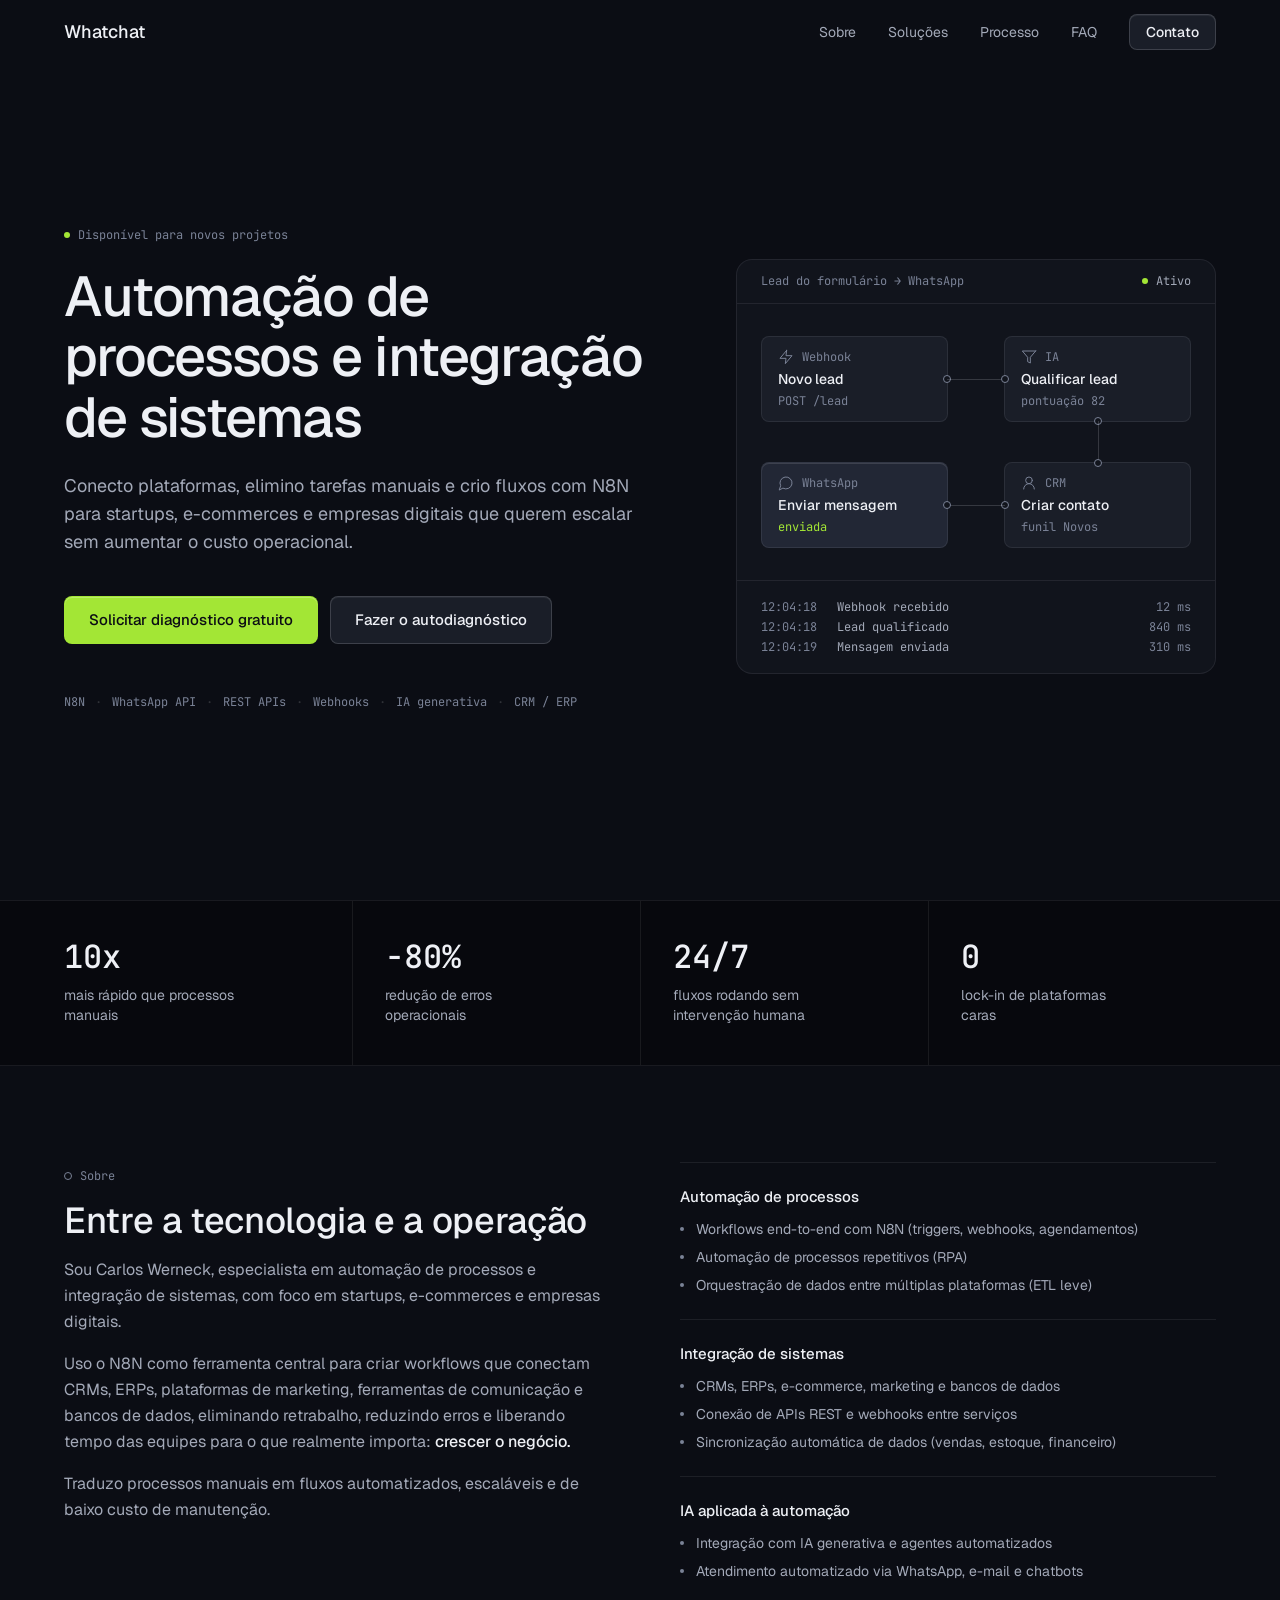
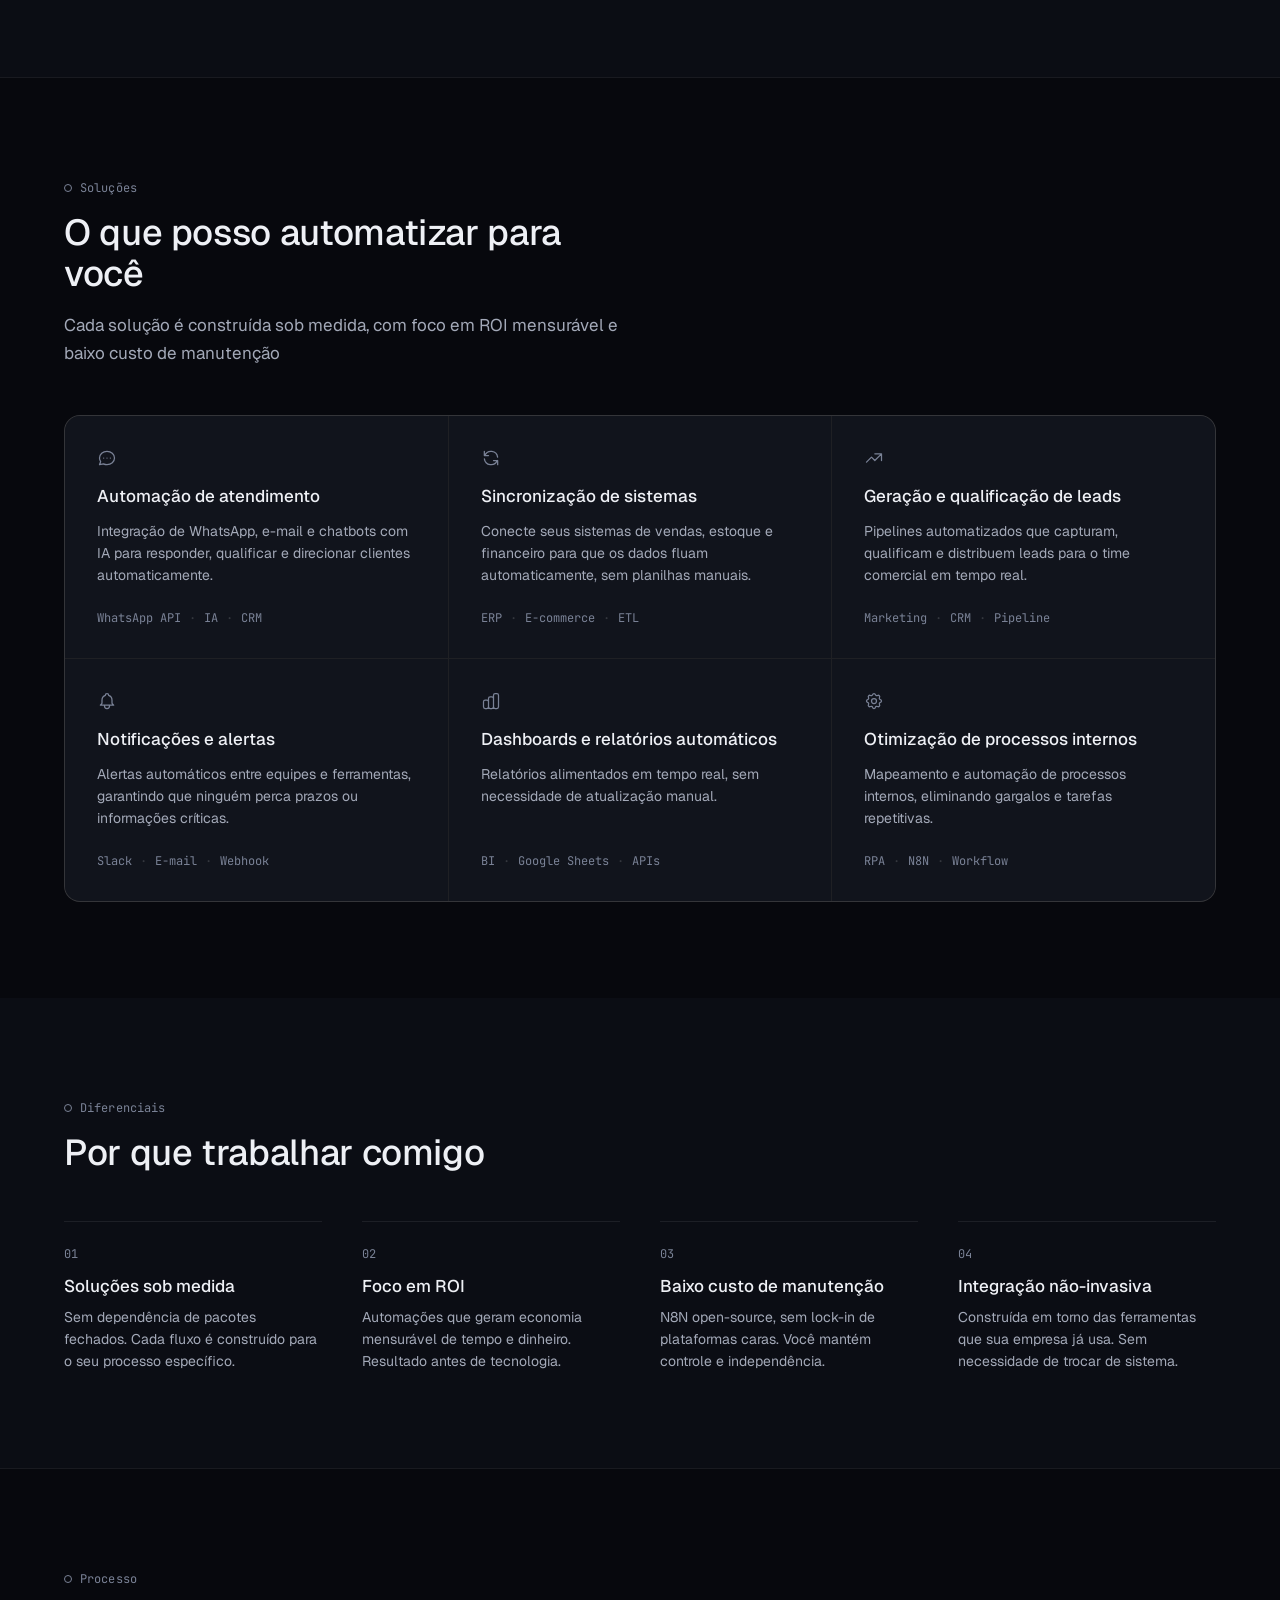
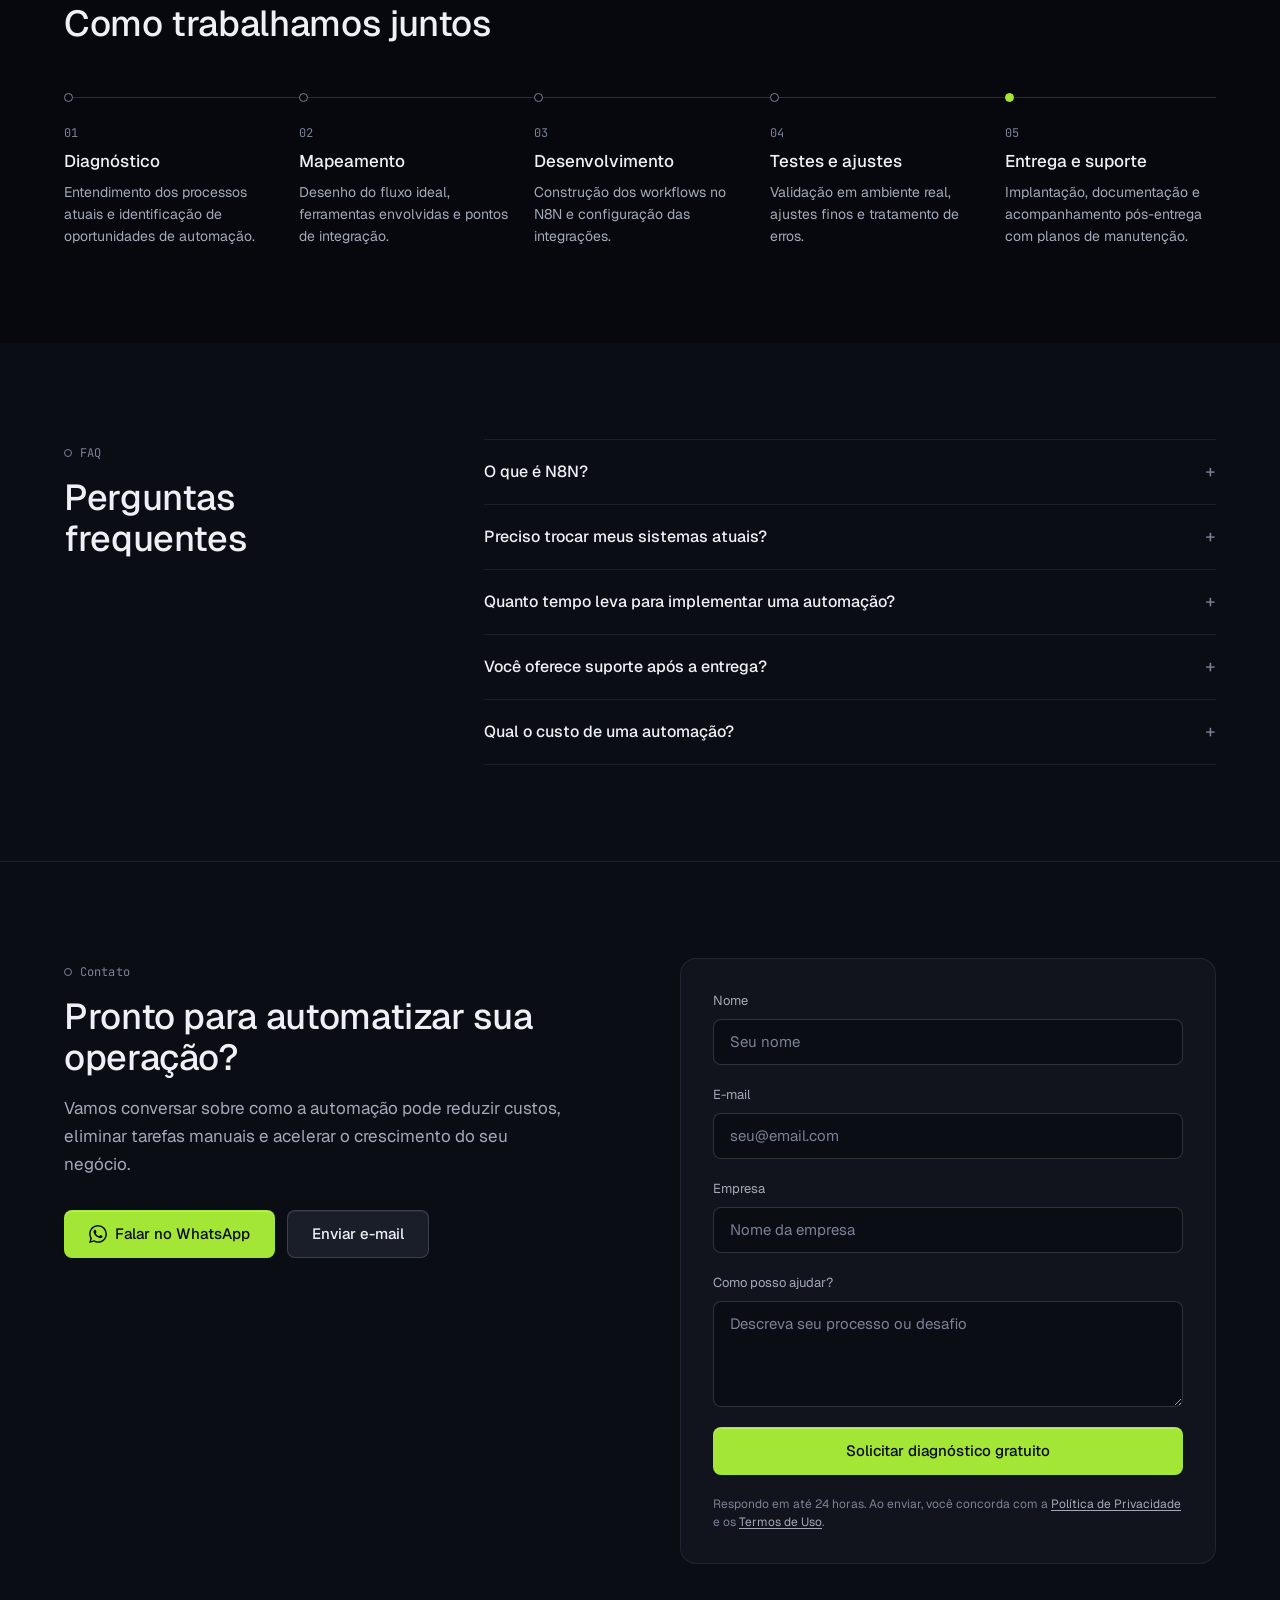
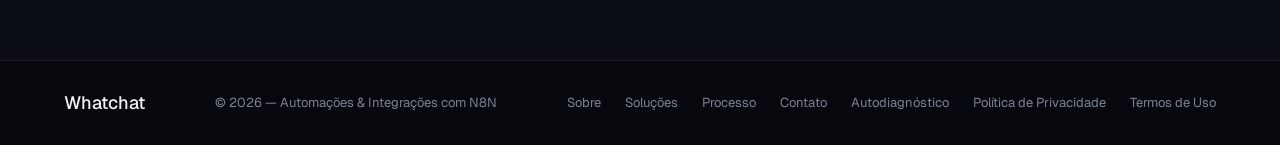
<file: index.html>
﻿<!DOCTYPE html>
<html lang="pt-BR">
<head>
  <meta charset="UTF-8" />
  <meta name="viewport" content="width=device-width, initial-scale=1.0" />
  <title>Whatchat — Automação de Processos & Integrações com N8N</title>
  <meta name="description" content="Conecto plataformas, elimino tarefas manuais e crio fluxos inteligentes com N8N para empresas que querem escalar sem aumentar custos operacionais." />

  <!-- Open Graph / WhatsApp / LinkedIn -->
  <meta property="og:type" content="website" />
  <meta property="og:url" content="https://whatchat.com.br/" />
  <meta property="og:title" content="Whatchat — Automação de Processos & Integrações com N8N" />
  <meta property="og:description" content="Conecto plataformas, elimino tarefas manuais e crio fluxos inteligentes com N8N para empresas que querem escalar sem aumentar custos operacionais." />
  <meta property="og:image" content="https://whatchat.com.br/imagens/post1.png" />
  <meta property="og:image:width" content="1080" />
  <meta property="og:image:height" content="1350" />
  <meta property="og:locale" content="pt_BR" />

  <!-- Twitter / X -->
  <meta name="twitter:card" content="summary_large_image" />
  <meta name="twitter:url" content="https://whatchat.com.br/" />
  <meta name="twitter:title" content="Whatchat — Automação de Processos & Integrações com N8N" />
  <meta name="twitter:description" content="Conecto plataformas, elimino tarefas manuais e crio fluxos inteligentes com N8N para empresas que querem escalar sem aumentar custos operacionais." />
  <meta name="twitter:image" content="https://whatchat.com.br/imagens/post1.png" />

  <link rel="stylesheet" href="style.css" />
  <link rel="preconnect" href="https://fonts.googleapis.com" />
  <link rel="preconnect" href="https://fonts.gstatic.com" crossorigin />
  <link href="https://fonts.googleapis.com/css2?family=Geist:wght@400;500&family=JetBrains+Mono:wght@400;500&display=swap" rel="stylesheet" />
</head>
<body>

  <!-- NAV -->
  <nav class="nav">
    <div class="nav__inner">
      <a href="#" class="nav__logo">Whatchat</a>
      <ul class="nav__links">
        <li><a href="#sobre">Sobre</a></li>
        <li><a href="#solucoes">Soluções</a></li>
        <li><a href="#processo">Processo</a></li>
        <li><a href="#faq">FAQ</a></li>
        <li><a href="#contato" class="btn btn--ghost btn--sm">Contato</a></li>
      </ul>
      <button class="nav__hamburger" id="menuButton" aria-label="Menu" aria-expanded="false" aria-controls="mobileMenu" onclick="toggleMenu()">
        <span></span><span></span><span></span>
      </button>
    </div>
    <div class="nav__mobile" id="mobileMenu">
      <a href="#sobre" onclick="toggleMenu()">Sobre</a>
      <a href="#solucoes" onclick="toggleMenu()">Soluções</a>
      <a href="#processo" onclick="toggleMenu()">Processo</a>
      <a href="#faq" onclick="toggleMenu()">FAQ</a>
      <a href="#contato" onclick="toggleMenu()">Contato</a>
    </div>
  </nav>

  <!-- HERO -->
  <section class="hero" id="home">
    <div class="container hero__inner">
      <div class="hero__text">
        <p class="hero__status">Disponível para novos projetos</p>
        <h1 class="hero__title">Automação de processos e integração de sistemas</h1>
        <p class="hero__sub">
          Conecto plataformas, elimino tarefas manuais e crio fluxos com N8N para startups,
          e-commerces e empresas digitais que querem escalar sem aumentar o custo operacional.
        </p>
        <div class="hero__ctas">
          <a href="#contato" class="btn btn--primary btn--lg">Solicitar diagnóstico gratuito</a>
          <a href="/diagnostico.html" class="btn btn--ghost btn--lg">Fazer o autodiagnóstico</a>
        </div>
        <p class="hero__tools">
          <span>N8N</span><span>WhatsApp API</span><span>REST APIs</span><span>Webhooks</span><span>IA generativa</span><span>CRM / ERP</span>
        </p>
      </div>

      <!-- Prévia de um workflow N8N -->
      <div class="flow" role="img" aria-label="Exemplo de workflow: um lead do formulário é recebido, qualificado, salvo no CRM e respondido no WhatsApp">
        <div class="flow__bar">
          <span>Lead do formulário → WhatsApp</span>
          <span class="flow__state">Ativo</span>
        </div>
        <div class="flow__canvas">
          <div class="node">
            <span class="node__kind">
              <svg viewBox="0 0 24 24"><path d="M13 2 3 14h9l-1 8 10-12h-9l1-8z"/></svg>
              Webhook
            </span>
            <span class="node__title">Novo lead</span>
            <span class="node__meta">POST /lead</span>
            <i class="port port--t"></i><i class="port port--r"></i><i class="port port--b"></i><i class="port port--l"></i>
          </div>
          <div class="node">
            <span class="node__kind">
              <svg viewBox="0 0 24 24"><path d="M22 3H2l8 9.46V19l4 2v-8.54L22 3z"/></svg>
              IA
            </span>
            <span class="node__title">Qualificar lead</span>
            <span class="node__meta">pontuação 82</span>
            <i class="port port--t"></i><i class="port port--r"></i><i class="port port--b"></i><i class="port port--l"></i>
          </div>
          <div class="node">
            <span class="node__kind">
              <svg viewBox="0 0 24 24"><circle cx="12" cy="8" r="5"/><path d="M20 21a8 8 0 0 0-16 0"/></svg>
              CRM
            </span>
            <span class="node__title">Criar contato</span>
            <span class="node__meta">funil Novos</span>
            <i class="port port--t"></i><i class="port port--r"></i><i class="port port--b"></i><i class="port port--l"></i>
          </div>
          <div class="node is-active">
            <span class="node__kind">
              <svg viewBox="0 0 24 24"><path d="M7.9 20A9 9 0 1 0 4 16.1L2 22Z"/></svg>
              WhatsApp
            </span>
            <span class="node__title">Enviar mensagem</span>
            <span class="node__meta">enviada</span>
            <i class="port port--t"></i><i class="port port--r"></i><i class="port port--b"></i><i class="port port--l"></i>
          </div>
        </div>
        <div class="flow__log">
          <div><span>12:04:18</span><span>Webhook recebido</span><span>12 ms</span></div>
          <div><span>12:04:18</span><span>Lead qualificado</span><span>840 ms</span></div>
          <div><span>12:04:19</span><span>Mensagem enviada</span><span>310 ms</span></div>
        </div>
      </div>
    </div>
  </section>

  <!-- STATS -->
  <section class="stats">
    <div class="container stats__grid">
      <div class="stat">
        <span class="stat__num">10x</span>
        <span class="stat__label">mais rápido que processos manuais</span>
      </div>
      <div class="stat">
        <span class="stat__num">-80%</span>
        <span class="stat__label">redução de erros operacionais</span>
      </div>
      <div class="stat">
        <span class="stat__num">24/7</span>
        <span class="stat__label">fluxos rodando sem intervenção humana</span>
      </div>
      <div class="stat">
        <span class="stat__num">0</span>
        <span class="stat__label">lock-in de plataformas caras</span>
      </div>
    </div>
  </section>

  <!-- SOBRE -->
  <section class="about section" id="sobre">
    <div class="container about__inner">
      <div class="about__text">
        <div class="section-label">Sobre</div>
        <h2 class="section-title">Entre a tecnologia e a operação</h2>
        <p>
          Sou Carlos Werneck, especialista em automação de processos e integração de sistemas,
          com foco em startups, e-commerces e empresas digitais.
        </p>
        <p>
          Uso o N8N como ferramenta central para criar workflows que conectam
          CRMs, ERPs, plataformas de marketing, ferramentas de comunicação e bancos de dados,
          eliminando retrabalho, reduzindo erros e liberando tempo das equipes para o que realmente
          importa: <strong>crescer o negócio.</strong>
        </p>
        <p>
          Traduzo processos manuais em fluxos automatizados, escaláveis e de baixo custo de manutenção.
        </p>
      </div>
      <div class="about__skills">
        <div class="skill-group">
          <h3>Automação de processos</h3>
          <ul>
            <li>Workflows end-to-end com N8N (triggers, webhooks, agendamentos)</li>
            <li>Automação de processos repetitivos (RPA)</li>
            <li>Orquestração de dados entre múltiplas plataformas (ETL leve)</li>
          </ul>
        </div>
        <div class="skill-group">
          <h3>Integração de sistemas</h3>
          <ul>
            <li>CRMs, ERPs, e-commerce, marketing e bancos de dados</li>
            <li>Conexão de APIs REST e webhooks entre serviços</li>
            <li>Sincronização automática de dados (vendas, estoque, financeiro)</li>
          </ul>
        </div>
        <div class="skill-group">
          <h3>IA aplicada à automação</h3>
          <ul>
            <li>Integração com IA generativa e agentes automatizados</li>
            <li>Atendimento automatizado via WhatsApp, e-mail e chatbots</li>
          </ul>
        </div>
      </div>
    </div>
  </section>

  <!-- SOLUÇÕES -->
  <section class="solutions section" id="solucoes">
    <div class="container">
      <div class="section-label">Soluções</div>
      <h2 class="section-title">O que posso automatizar para você</h2>
      <p class="section-sub">Cada solução é construída sob medida, com foco em ROI mensurável e baixo custo de manutenção</p>
      <div class="solutions__grid">

        <div class="sol-card">
          <svg viewBox="0 0 24 24" fill="none" stroke="currentColor" stroke-width="1.5">
            <path d="M8 12h.01M12 12h.01M16 12h.01M21 12c0 4.418-4.03 8-9 8a9.863 9.863 0 01-4.255-.949L3 20l1.395-3.72C3.512 15.042 3 13.574 3 12c0-4.418 4.03-8 9-8s9 3.582 9 8z"/>
          </svg>
          <h3>Automação de atendimento</h3>
          <p>Integração de WhatsApp, e-mail e chatbots com IA para responder, qualificar e direcionar clientes automaticamente.</p>
          <div class="sol-card__tags">
            <span>WhatsApp API</span><span>IA</span><span>CRM</span>
          </div>
        </div>

        <div class="sol-card">
          <svg viewBox="0 0 24 24" fill="none" stroke="currentColor" stroke-width="1.5">
            <path d="M4 4v5h.582m15.356 2A8.001 8.001 0 004.582 9m0 0H9m11 11v-5h-.581m0 0a8.003 8.003 0 01-15.357-2m15.357 2H15"/>
          </svg>
          <h3>Sincronização de sistemas</h3>
          <p>Conecte seus sistemas de vendas, estoque e financeiro para que os dados fluam automaticamente, sem planilhas manuais.</p>
          <div class="sol-card__tags">
            <span>ERP</span><span>E-commerce</span><span>ETL</span>
          </div>
        </div>

        <div class="sol-card">
          <svg viewBox="0 0 24 24" fill="none" stroke="currentColor" stroke-width="1.5">
            <path d="M13 7h8m0 0v8m0-8l-8 8-4-4-6 6"/>
          </svg>
          <h3>Geração e qualificação de leads</h3>
          <p>Pipelines automatizados que capturam, qualificam e distribuem leads para o time comercial em tempo real.</p>
          <div class="sol-card__tags">
            <span>Marketing</span><span>CRM</span><span>Pipeline</span>
          </div>
        </div>

        <div class="sol-card">
          <svg viewBox="0 0 24 24" fill="none" stroke="currentColor" stroke-width="1.5">
            <path d="M15 17h5l-1.405-1.405A2.032 2.032 0 0118 14.158V11a6.002 6.002 0 00-4-5.659V5a2 2 0 10-4 0v.341C7.67 6.165 6 8.388 6 11v3.159c0 .538-.214 1.055-.595 1.436L4 17h5m6 0v1a3 3 0 11-6 0v-1m6 0H9"/>
          </svg>
          <h3>Notificações e alertas</h3>
          <p>Alertas automáticos entre equipes e ferramentas, garantindo que ninguém perca prazos ou informações críticas.</p>
          <div class="sol-card__tags">
            <span>Slack</span><span>E-mail</span><span>Webhook</span>
          </div>
        </div>

        <div class="sol-card">
          <svg viewBox="0 0 24 24" fill="none" stroke="currentColor" stroke-width="1.5">
            <path d="M9 19v-6a2 2 0 00-2-2H5a2 2 0 00-2 2v6a2 2 0 002 2h2a2 2 0 002-2zm0 0V9a2 2 0 012-2h2a2 2 0 012 2v10m-6 0a2 2 0 002 2h2a2 2 0 002-2m0 0V5a2 2 0 012-2h2a2 2 0 012 2v14a2 2 0 01-2 2h-2a2 2 0 01-2-2z"/>
          </svg>
          <h3>Dashboards e relatórios automáticos</h3>
          <p>Relatórios alimentados em tempo real, sem necessidade de atualização manual.</p>
          <div class="sol-card__tags">
            <span>BI</span><span>Google Sheets</span><span>APIs</span>
          </div>
        </div>

        <div class="sol-card">
          <svg viewBox="0 0 24 24" fill="none" stroke="currentColor" stroke-width="1.5">
            <path d="M10.325 4.317c.426-1.756 2.924-1.756 3.35 0a1.724 1.724 0 002.573 1.066c1.543-.94 3.31.826 2.37 2.37a1.724 1.724 0 001.065 2.572c1.756.426 1.756 2.924 0 3.35a1.724 1.724 0 00-1.066 2.573c.94 1.543-.826 3.31-2.37 2.37a1.724 1.724 0 00-2.572 1.065c-.426 1.756-2.924 1.756-3.35 0a1.724 1.724 0 00-2.573-1.066c-1.543.94-3.31-.826-2.37-2.37a1.724 1.724 0 00-1.065-2.572c-1.756-.426-1.756-2.924 0-3.35a1.724 1.724 0 001.066-2.573c-.94-1.543.826-3.31 2.37-2.37.996.608 2.296.07 2.572-1.065z"/><circle cx="12" cy="12" r="3"/>
          </svg>
          <h3>Otimização de processos internos</h3>
          <p>Mapeamento e automação de processos internos, eliminando gargalos e tarefas repetitivas.</p>
          <div class="sol-card__tags">
            <span>RPA</span><span>N8N</span><span>Workflow</span>
          </div>
        </div>

      </div>
    </div>
  </section>

  <!-- DIFERENCIAIS -->
  <section class="diff section">
    <div class="container">
      <div class="section-label">Diferenciais</div>
      <h2 class="section-title">Por que trabalhar comigo</h2>
      <div class="diff__grid">
        <div class="diff-item">
          <span class="diff-item__num">01</span>
          <h3>Soluções sob medida</h3>
          <p>Sem dependência de pacotes fechados. Cada fluxo é construído para o seu processo específico.</p>
        </div>
        <div class="diff-item">
          <span class="diff-item__num">02</span>
          <h3>Foco em ROI</h3>
          <p>Automações que geram economia mensurável de tempo e dinheiro. Resultado antes de tecnologia.</p>
        </div>
        <div class="diff-item">
          <span class="diff-item__num">03</span>
          <h3>Baixo custo de manutenção</h3>
          <p>N8N open-source, sem lock-in de plataformas caras. Você mantém controle e independência.</p>
        </div>
        <div class="diff-item">
          <span class="diff-item__num">04</span>
          <h3>Integração não-invasiva</h3>
          <p>Construída em torno das ferramentas que sua empresa já usa. Sem necessidade de trocar de sistema.</p>
        </div>
      </div>
    </div>
  </section>

  <!-- PROCESSO -->
  <section class="process section" id="processo">
    <div class="container">
      <div class="section-label">Processo</div>
      <h2 class="section-title">Como trabalhamos juntos</h2>
      <div class="process__steps">

        <div class="step">
          <span class="step__num">01</span>
          <h3>Diagnóstico</h3>
          <p>Entendimento dos processos atuais e identificação de oportunidades de automação.</p>
        </div>

        <div class="step">
          <span class="step__num">02</span>
          <h3>Mapeamento</h3>
          <p>Desenho do fluxo ideal, ferramentas envolvidas e pontos de integração.</p>
        </div>

        <div class="step">
          <span class="step__num">03</span>
          <h3>Desenvolvimento</h3>
          <p>Construção dos workflows no N8N e configuração das integrações.</p>
        </div>

        <div class="step">
          <span class="step__num">04</span>
          <h3>Testes e ajustes</h3>
          <p>Validação em ambiente real, ajustes finos e tratamento de erros.</p>
        </div>

        <div class="step">
          <span class="step__num">05</span>
          <h3>Entrega e suporte</h3>
          <p>Implantação, documentação e acompanhamento pós-entrega com planos de manutenção.</p>
        </div>

      </div>
    </div>
  </section>

  <!-- FAQ -->
  <section class="faq section" id="faq">
    <div class="container faq__inner">
      <div>
        <div class="section-label">FAQ</div>
        <h2 class="section-title">Perguntas frequentes</h2>
      </div>
      <div class="faq__list">

        <details class="faq-item">
          <summary>O que é N8N?</summary>
          <p>É uma ferramenta open-source de automação de fluxos de trabalho, que permite conectar diferentes sistemas e criar processos automatizados sem necessidade de grandes desenvolvimentos de código.</p>
        </details>

        <details class="faq-item">
          <summary>Preciso trocar meus sistemas atuais?</summary>
          <p>Não. A automação é construída em torno das ferramentas que sua empresa já utiliza. A ideia é conectar o que existe, não substituir.</p>
        </details>

        <details class="faq-item">
          <summary>Quanto tempo leva para implementar uma automação?</summary>
          <p>Depende da complexidade, mas a maioria dos projetos vai de poucos dias a algumas semanas. O diagnóstico inicial já dá uma estimativa clara.</p>
        </details>

        <details class="faq-item">
          <summary>Você oferece suporte após a entrega?</summary>
          <p>Sim, com planos de manutenção e ajustes contínuos para garantir que os fluxos continuem funcionando conforme sua operação evolui.</p>
        </details>

        <details class="faq-item">
          <summary>Qual o custo de uma automação?</summary>
          <p>Cada projeto é precificado de acordo com a complexidade e escopo. O diagnóstico gratuito serve justamente para entender o que precisa ser feito antes de qualquer proposta.</p>
        </details>

      </div>
    </div>
  </section>

  <!-- CTA FINAL -->
  <section class="cta-final section" id="contato">
    <div class="container cta-final__inner">
      <div class="cta-final__text">
        <div class="section-label">Contato</div>
        <h2 class="section-title">Pronto para automatizar sua operação?</h2>
        <p>Vamos conversar sobre como a automação pode reduzir custos, eliminar tarefas manuais e acelerar o crescimento do seu negócio.</p>
        <div class="cta-final__btns">
          <a href="https://wa.me/5521995132305" class="btn btn--primary btn--lg" target="_blank" rel="noopener">
            <svg viewBox="0 0 24 24" fill="currentColor" width="18" height="18" aria-hidden="true"><path d="M17.472 14.382c-.297-.149-1.758-.867-2.03-.967-.273-.099-.471-.148-.67.15-.197.297-.767.966-.94 1.164-.173.199-.347.223-.644.075-.297-.15-1.255-.463-2.39-1.475-.883-.788-1.48-1.761-1.653-2.059-.173-.297-.018-.458.13-.606.134-.133.298-.347.446-.52.149-.174.198-.298.298-.497.099-.198.05-.371-.025-.52-.075-.149-.669-1.612-.916-2.207-.242-.579-.487-.5-.669-.51-.173-.008-.371-.01-.57-.01-.198 0-.52.074-.792.372-.272.297-1.04 1.016-1.04 2.479 0 1.462 1.065 2.875 1.213 3.074.149.198 2.096 3.2 5.077 4.487.709.306 1.262.489 1.694.625.712.227 1.36.195 1.871.118.571-.085 1.758-.719 2.006-1.413.248-.694.248-1.289.173-1.413-.074-.124-.272-.198-.57-.347m-5.421 7.403h-.004a9.87 9.87 0 01-5.031-1.378l-.361-.214-3.741.982.998-3.648-.235-.374a9.86 9.86 0 01-1.51-5.26c.001-5.45 4.436-9.884 9.888-9.884 2.64 0 5.122 1.03 6.988 2.898a9.825 9.825 0 012.893 6.994c-.003 5.45-4.437 9.884-9.885 9.884m8.413-18.297A11.815 11.815 0 0012.05 0C5.495 0 .16 5.335.157 11.892c0 2.096.547 4.142 1.588 5.945L.057 24l6.305-1.654a11.882 11.882 0 005.683 1.448h.005c6.554 0 11.89-5.335 11.893-11.893a11.821 11.821 0 00-3.48-8.413z"/></svg>
            Falar no WhatsApp
          </a>
          <a href="mailto:carloswerneck19@gmail.com" class="btn btn--ghost btn--lg">Enviar e-mail</a>
        </div>
      </div>
      <form class="contact-form" onsubmit="handleForm(event)">
        <div class="form-group">
          <label for="name">Nome</label>
          <input type="text" id="name" placeholder="Seu nome" required />
        </div>
        <div class="form-group">
          <label for="email">E-mail</label>
          <input type="email" id="email" placeholder="seu@email.com" required />
        </div>
        <div class="form-group">
          <label for="company">Empresa</label>
          <input type="text" id="company" placeholder="Nome da empresa" />
        </div>
        <div class="form-group">
          <label for="message">Como posso ajudar?</label>
          <textarea id="message" rows="4" placeholder="Descreva seu processo ou desafio"></textarea>
        </div>
        <button type="submit" class="btn btn--primary btn--lg btn--full">Solicitar diagnóstico gratuito</button>
        <p class="form-note">Respondo em até 24 horas. Ao enviar, você concorda com a <a href="/privacidade.html">Política de Privacidade</a> e os <a href="/termos.html">Termos de Uso</a>.</p>
      </form>
    </div>
  </section>

  <!-- FOOTER -->
  <footer class="footer">
    <div class="container footer__inner">
      <a href="#" class="nav__logo">Whatchat</a>
      <p class="footer__copy">© 2026 — Automações & Integrações com N8N</p>
      <div class="footer__links">
        <a href="#sobre">Sobre</a>
        <a href="#solucoes">Soluções</a>
        <a href="#processo">Processo</a>
        <a href="#contato">Contato</a>
        <a href="/diagnostico.html">Autodiagnóstico</a>
        <a href="/privacidade.html">Política de Privacidade</a>
        <a href="/termos.html">Termos de Uso</a>
      </div>
    </div>
  </footer>

  <script src="main.js"></script>
</body>
</html>
</file>
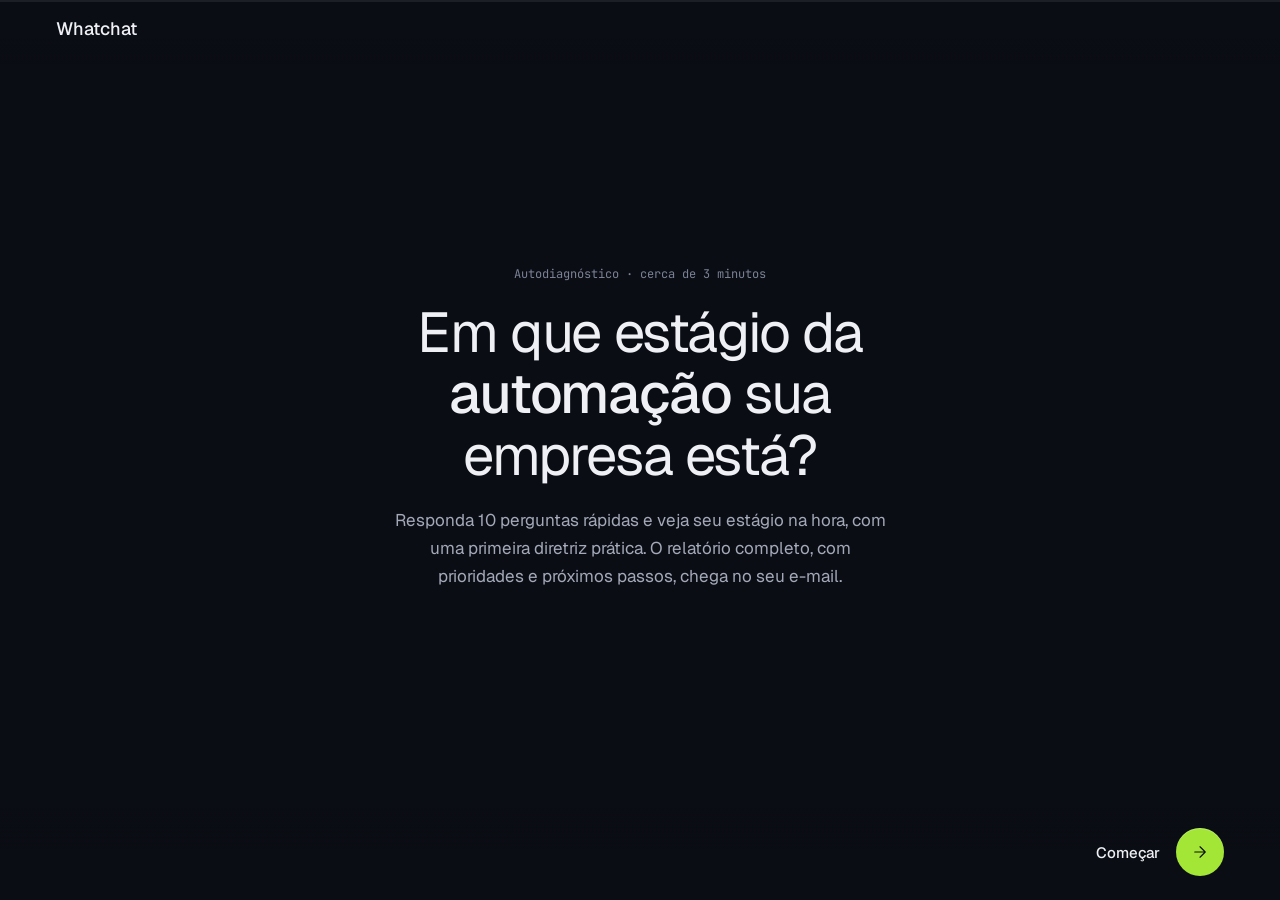
<file: diagnostico.html>
<!DOCTYPE html>
<html lang="pt-BR">
<head>
  <meta charset="UTF-8" />
  <meta name="viewport" content="width=device-width, initial-scale=1.0, viewport-fit=cover" />
  <meta name="theme-color" content="#0b0d14" />
  <title>Autodiagnóstico de automação — Whatchat</title>
  <meta name="description" content="Descubra em que estágio de automação sua empresa está. Responda 10 perguntas rápidas, veja seu resultado na hora e receba o relatório completo por e-mail." />

  <meta property="og:type" content="website" />
  <meta property="og:url" content="https://whatchat.com.br/diagnostico.html" />
  <meta property="og:title" content="Autodiagnóstico de automação — Whatchat" />
  <meta property="og:description" content="Descubra em que estágio de automação sua empresa está. Responda 10 perguntas rápidas e receba o relatório completo por e-mail." />
  <meta property="og:image" content="https://whatchat.com.br/imagens/post1.png" />
  <meta property="og:locale" content="pt_BR" />

  <link rel="stylesheet" href="style.css" />
  <link rel="stylesheet" href="diagnostico.css" />
  <link rel="preconnect" href="https://fonts.googleapis.com" />
  <link rel="preconnect" href="https://fonts.gstatic.com" crossorigin />
  <link href="https://fonts.googleapis.com/css2?family=Geist:wght@400;500&family=JetBrains+Mono:wght@400;500&display=swap" rel="stylesheet" />
</head>
<body class="dxp">

  <a href="/" class="dx-logo">Whatchat</a>
  <div class="dx-progress" id="dxProgress" role="progressbar" aria-label="Progresso do autodiagnóstico" aria-valuemin="0" aria-valuemax="100" aria-valuenow="0">
    <div id="dxBar"></div>
  </div>

  <main class="dx-stage" id="dxStage" aria-live="polite">
    <noscript><p class="dx-lead">Ative o JavaScript para fazer o autodiagnóstico, ou fale comigo pelo <a href="https://wa.me/5521995132305">WhatsApp</a>.</p></noscript>
  </main>

  <footer class="dx-actions" id="dxActions">
    <button type="button" class="dx-back" id="dxBack" hidden>
      <svg viewBox="0 0 24 24" aria-hidden="true"><path d="M19 12H5M12 19l-7-7 7-7"/></svg>
      Voltar
    </button>
    <div class="dx-actions__right">
      <span class="dx-enter" id="dxEnter">pressione <kbd>Enter</kbd></span>
      <button type="button" class="dx-next" id="dxNext">
        <span id="dxNextLabel">Começar</span>
        <span class="dx-next__circle"><svg viewBox="0 0 24 24" aria-hidden="true"><path d="M5 12h14M12 5l7 7-7 7"/></svg></span>
      </button>
    </div>
  </footer>

  <!-- Campo isca contra robôs: pessoas não veem nem preenchem -->
  <div class="dx-hp" aria-hidden="true">
    <label for="dxWebsite">Site</label>
    <input type="text" id="dxWebsite" name="website" tabindex="-1" autocomplete="off" />
  </div>

  <script src="diagnostico.js"></script>
</body>
</html>
</file>
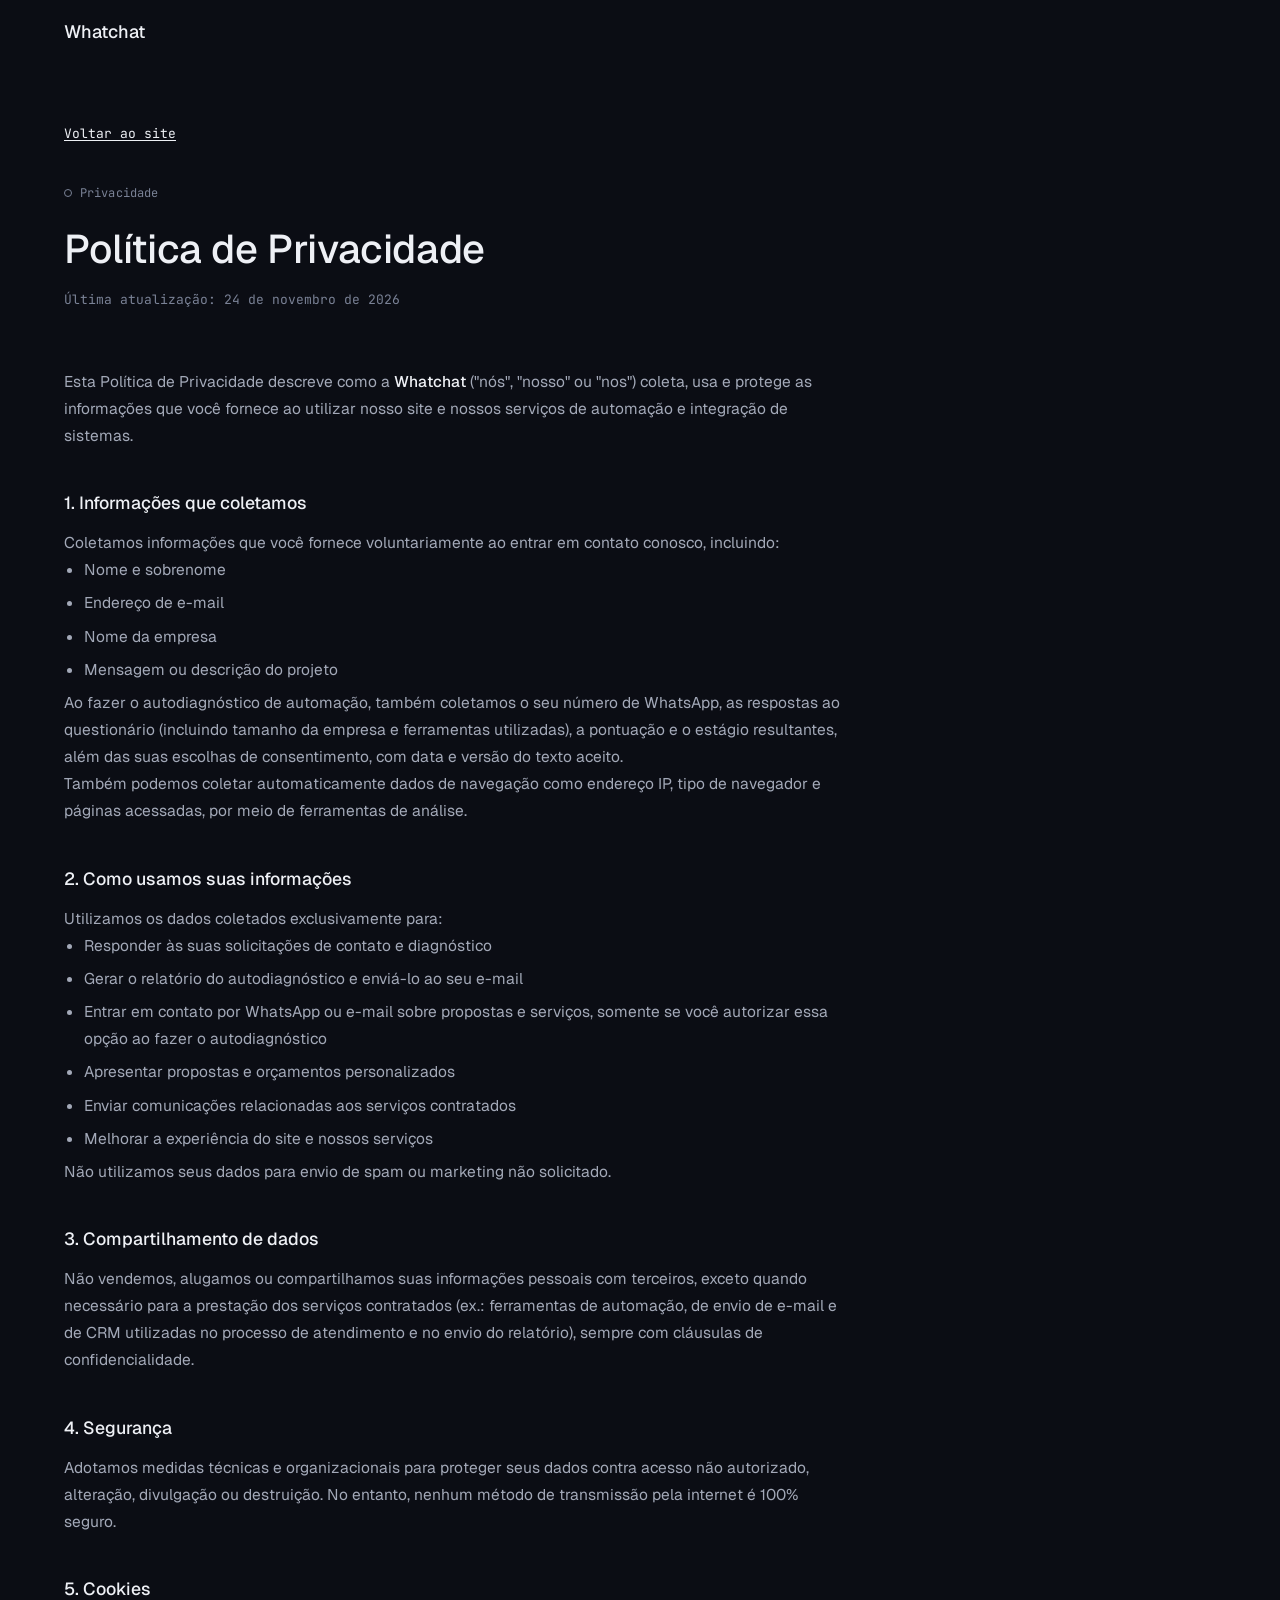
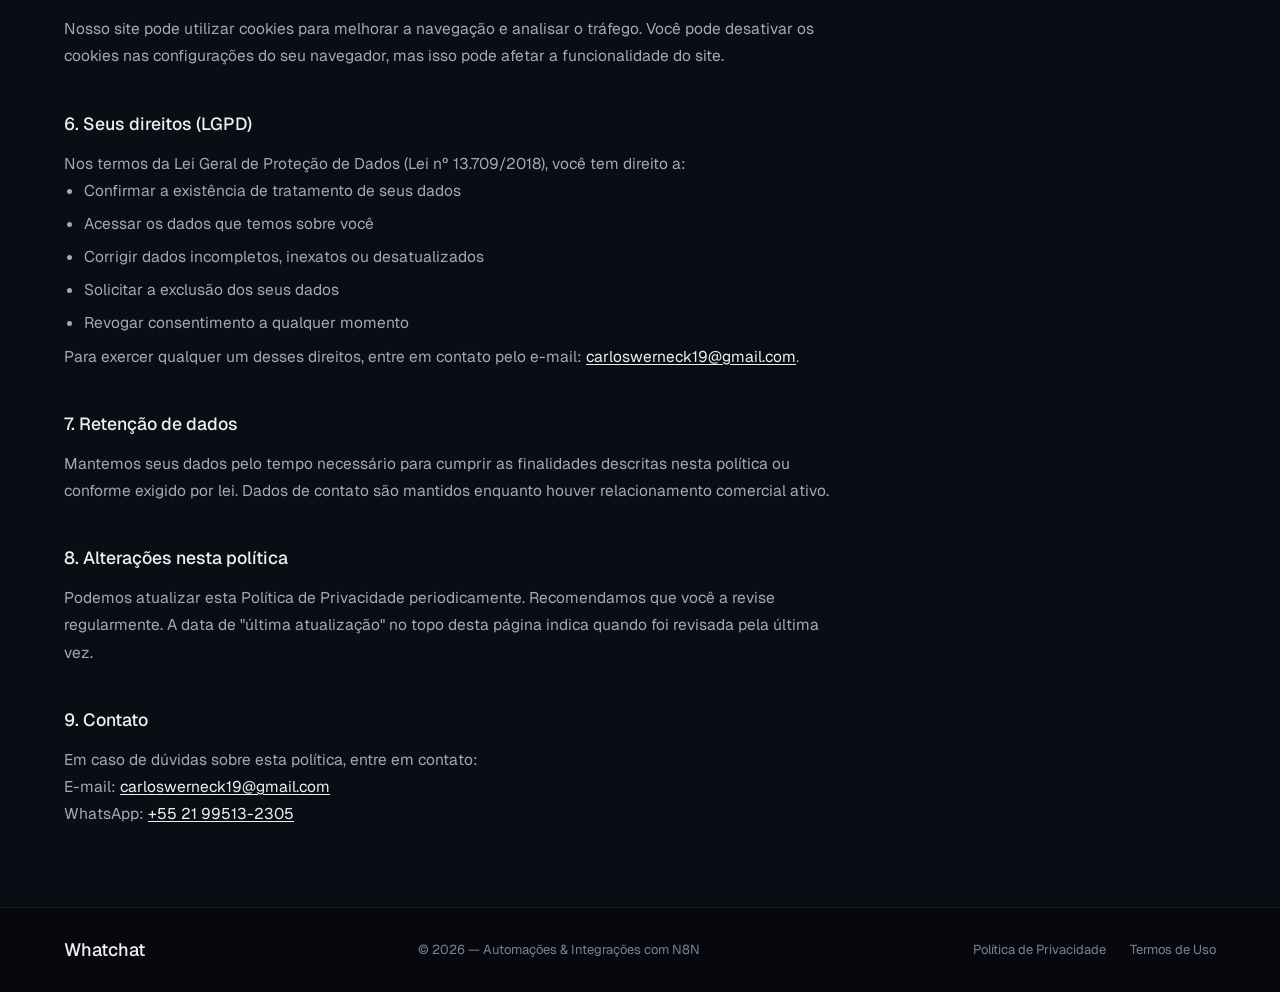
<file: privacidade.html>
<!DOCTYPE html>
<html lang="pt-BR">
<head>
  <meta charset="UTF-8" />
  <meta name="viewport" content="width=device-width, initial-scale=1.0" />
  <title>Política de Privacidade — Whatchat</title>
  <link rel="stylesheet" href="style.css" />
  <link rel="preconnect" href="https://fonts.googleapis.com" />
  <link rel="preconnect" href="https://fonts.gstatic.com" crossorigin />
  <link href="https://fonts.googleapis.com/css2?family=Geist:wght@400;500&family=JetBrains+Mono:wght@400;500&display=swap" rel="stylesheet" />
  <style>
    .legal-page {
      padding: 120px 0 80px;
      min-height: 100vh;
    }
    .legal-page h1 {
      font-size: clamp(1.8rem, 4vw, 2.5rem);
      font-weight: 500;
      letter-spacing: -.01em;
      margin-bottom: 8px;
    }
    .legal-page .updated {
      font-family: var(--mono);
      font-size: 13px;
      color: var(--text-dim);
      margin-bottom: 56px;
    }
    .legal-page h2 {
      font-size: 1.1rem;
      font-weight: 500;
      color: var(--text);
      margin: 40px 0 12px;
    }
    .legal-page p,
    .legal-page ul {
      color: var(--text-muted);
      font-size: 0.97rem;
      line-height: 1.75;
      max-width: 780px;
    }
    .legal-page ul {
      padding-left: 20px;
    }
    .legal-page ul li {
      margin-bottom: 6px;
    }
    .legal-page a {
      color: var(--text);
      text-decoration: underline;
      text-underline-offset: 2px;
    }
    .legal-page a:hover {
      color: var(--text-2);
    }
    .back-link {
      display: inline-flex;
      align-items: center;
      gap: 6px;
      font-family: var(--mono);
      font-size: 13px;
      color: var(--text-muted);
      text-decoration: none;
      margin-bottom: 40px;
      transition: color .15s var(--ease);
    }
    .back-link:hover { color: var(--text); }
  </style>
</head>
<body>

  <nav class="nav">
    <div class="nav__inner">
      <a href="/" class="nav__logo">Whatchat</a>
    </div>
  </nav>

  <section class="legal-page">
    <div class="container">
      <a href="/" class="back-link">Voltar ao site</a>
      <div class="section-label">Privacidade</div>
      <h1>Política de Privacidade</h1>
      <p class="updated">Última atualização: 24 de novembro de 2026</p>

      <p>Esta Política de Privacidade descreve como a <strong>Whatchat</strong> ("nós", "nosso" ou "nos") coleta, usa e protege as informações que você fornece ao utilizar nosso site e nossos serviços de automação e integração de sistemas.</p>

      <h2>1. Informações que coletamos</h2>
      <p>Coletamos informações que você fornece voluntariamente ao entrar em contato conosco, incluindo:</p>
      <ul>
        <li>Nome e sobrenome</li>
        <li>Endereço de e-mail</li>
        <li>Nome da empresa</li>
        <li>Mensagem ou descrição do projeto</li>
      </ul>
      <p>Ao fazer o autodiagnóstico de automação, também coletamos o seu número de WhatsApp, as respostas ao questionário (incluindo tamanho da empresa e ferramentas utilizadas), a pontuação e o estágio resultantes, além das suas escolhas de consentimento, com data e versão do texto aceito.</p>
      <p>Também podemos coletar automaticamente dados de navegação como endereço IP, tipo de navegador e páginas acessadas, por meio de ferramentas de análise.</p>

      <h2>2. Como usamos suas informações</h2>
      <p>Utilizamos os dados coletados exclusivamente para:</p>
      <ul>
        <li>Responder às suas solicitações de contato e diagnóstico</li>
        <li>Gerar o relatório do autodiagnóstico e enviá-lo ao seu e-mail</li>
        <li>Entrar em contato por WhatsApp ou e-mail sobre propostas e serviços, somente se você autorizar essa opção ao fazer o autodiagnóstico</li>
        <li>Apresentar propostas e orçamentos personalizados</li>
        <li>Enviar comunicações relacionadas aos serviços contratados</li>
        <li>Melhorar a experiência do site e nossos serviços</li>
      </ul>
      <p>Não utilizamos seus dados para envio de spam ou marketing não solicitado.</p>

      <h2>3. Compartilhamento de dados</h2>
      <p>Não vendemos, alugamos ou compartilhamos suas informações pessoais com terceiros, exceto quando necessário para a prestação dos serviços contratados (ex.: ferramentas de automação, de envio de e-mail e de CRM utilizadas no processo de atendimento e no envio do relatório), sempre com cláusulas de confidencialidade.</p>

      <h2>4. Segurança</h2>
      <p>Adotamos medidas técnicas e organizacionais para proteger seus dados contra acesso não autorizado, alteração, divulgação ou destruição. No entanto, nenhum método de transmissão pela internet é 100% seguro.</p>

      <h2>5. Cookies</h2>
      <p>Nosso site pode utilizar cookies para melhorar a navegação e analisar o tráfego. Você pode desativar os cookies nas configurações do seu navegador, mas isso pode afetar a funcionalidade do site.</p>

      <h2>6. Seus direitos (LGPD)</h2>
      <p>Nos termos da Lei Geral de Proteção de Dados (Lei nº 13.709/2018), você tem direito a:</p>
      <ul>
        <li>Confirmar a existência de tratamento de seus dados</li>
        <li>Acessar os dados que temos sobre você</li>
        <li>Corrigir dados incompletos, inexatos ou desatualizados</li>
        <li>Solicitar a exclusão dos seus dados</li>
        <li>Revogar consentimento a qualquer momento</li>
      </ul>
      <p>Para exercer qualquer um desses direitos, entre em contato pelo e-mail: <a href="mailto:carloswerneck19@gmail.com">carloswerneck19@gmail.com</a>.</p>

      <h2>7. Retenção de dados</h2>
      <p>Mantemos seus dados pelo tempo necessário para cumprir as finalidades descritas nesta política ou conforme exigido por lei. Dados de contato são mantidos enquanto houver relacionamento comercial ativo.</p>

      <h2>8. Alterações nesta política</h2>
      <p>Podemos atualizar esta Política de Privacidade periodicamente. Recomendamos que você a revise regularmente. A data de "última atualização" no topo desta página indica quando foi revisada pela última vez.</p>

      <h2>9. Contato</h2>
      <p>Em caso de dúvidas sobre esta política, entre em contato:<br />
      E-mail: <a href="mailto:carloswerneck19@gmail.com">carloswerneck19@gmail.com</a><br />
      WhatsApp: <a href="https://wa.me/5521995132305" target="_blank" rel="noopener">+55 21 99513-2305</a></p>
    </div>
  </section>

  <footer class="footer">
    <div class="container footer__inner">
      <a href="/" class="nav__logo">Whatchat</a>
      <p class="footer__copy">© 2026 — Automações & Integrações com N8N</p>
      <div class="footer__links">
        <a href="/privacidade.html">Política de Privacidade</a>
        <a href="/termos.html">Termos de Uso</a>
      </div>
    </div>
  </footer>

</body>
</html>
</file>
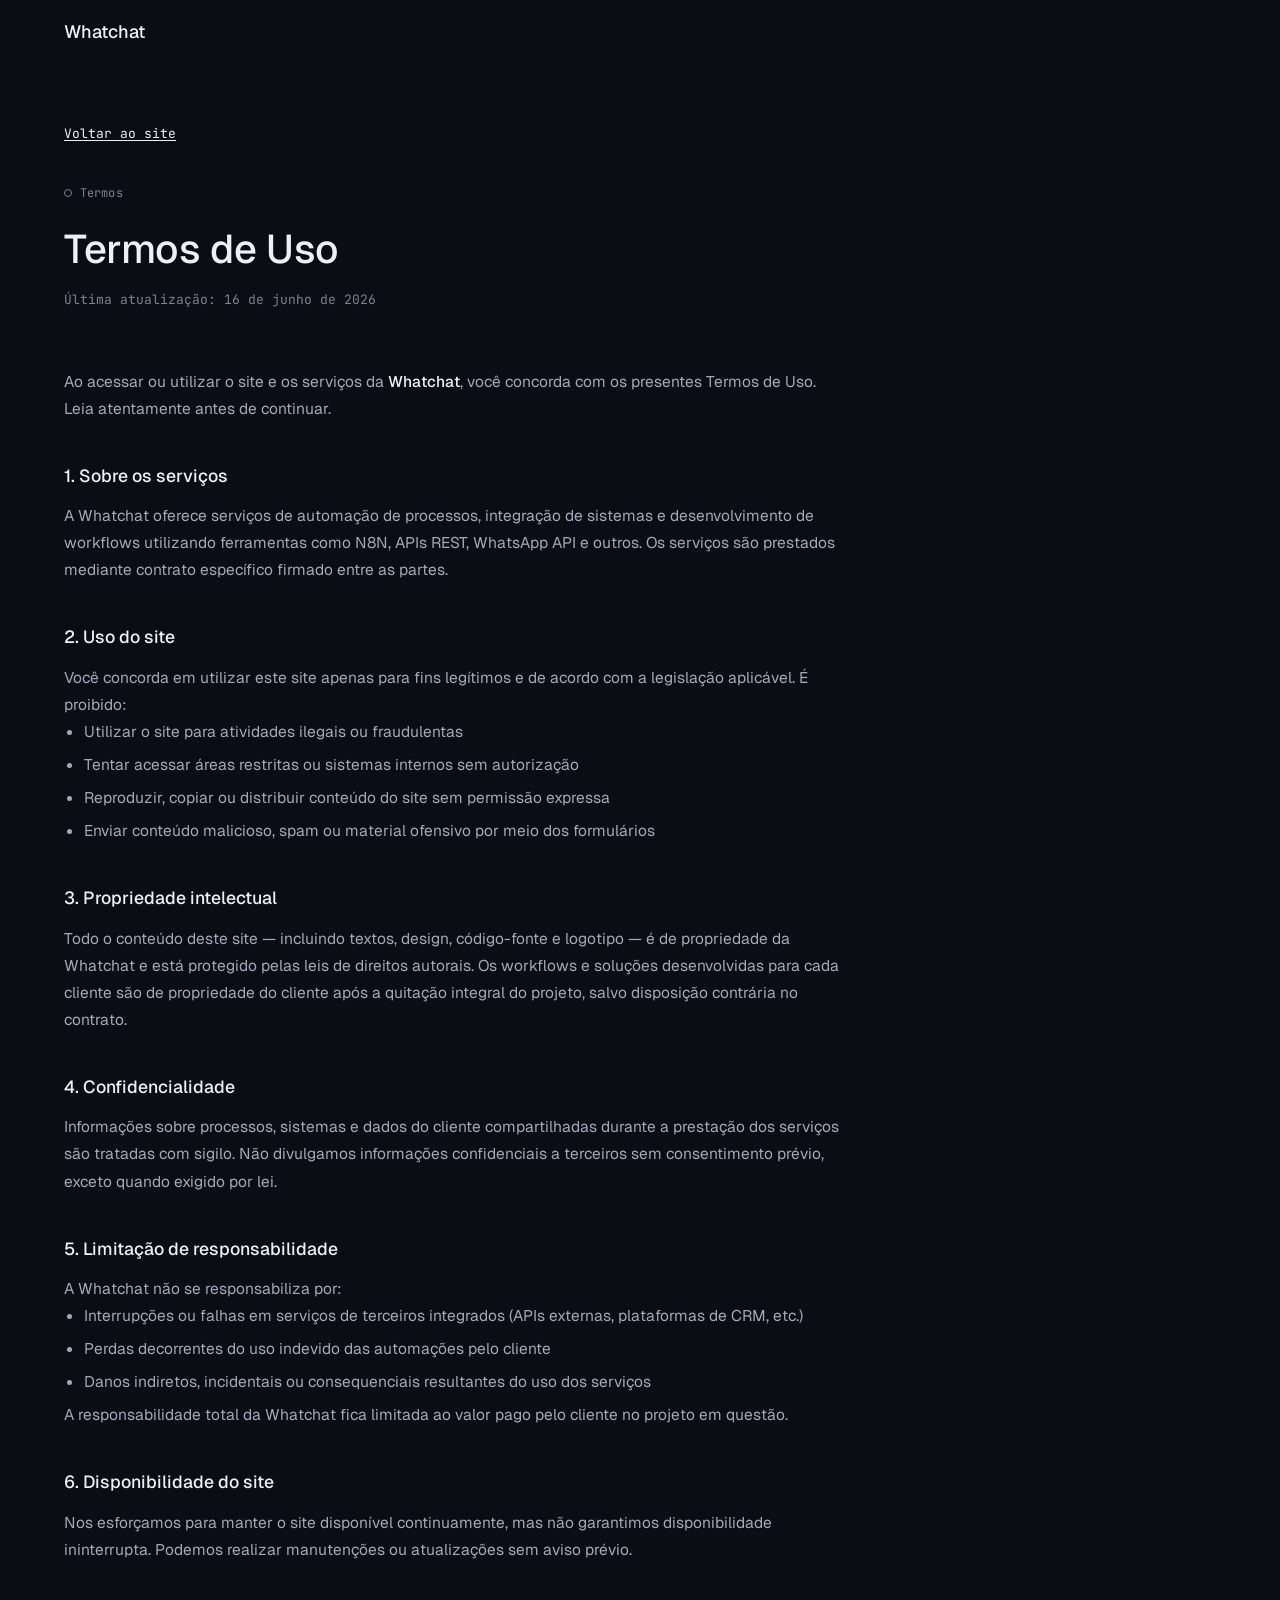
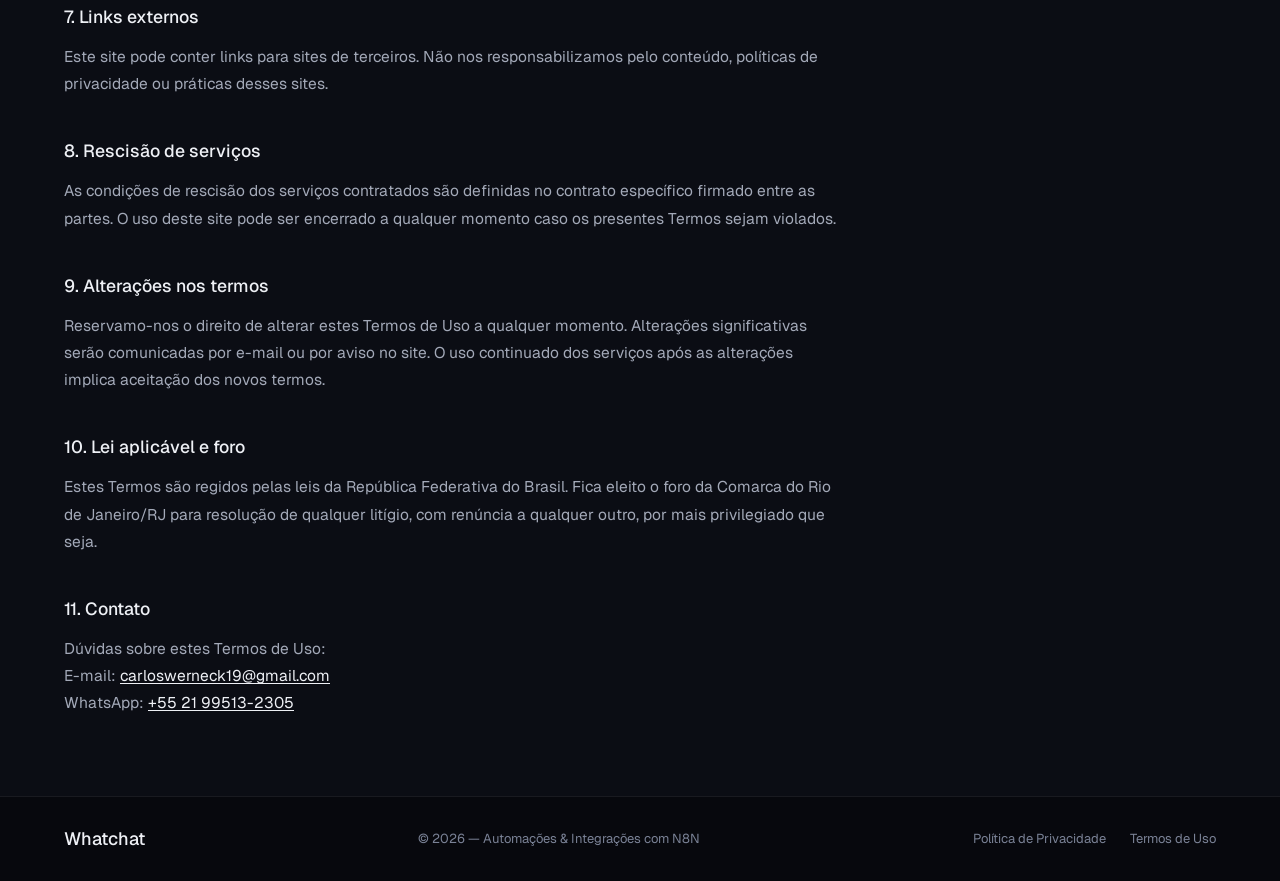
<file: termos.html>
<!DOCTYPE html>
<html lang="pt-BR">
<head>
  <meta charset="UTF-8" />
  <meta name="viewport" content="width=device-width, initial-scale=1.0" />
  <title>Termos de Uso — Whatchat</title>
  <link rel="stylesheet" href="style.css" />
  <link rel="preconnect" href="https://fonts.googleapis.com" />
  <link rel="preconnect" href="https://fonts.gstatic.com" crossorigin />
  <link href="https://fonts.googleapis.com/css2?family=Geist:wght@400;500&family=JetBrains+Mono:wght@400;500&display=swap" rel="stylesheet" />
  <style>
    .legal-page {
      padding: 120px 0 80px;
      min-height: 100vh;
    }
    .legal-page h1 {
      font-size: clamp(1.8rem, 4vw, 2.5rem);
      font-weight: 500;
      letter-spacing: -.01em;
      margin-bottom: 8px;
    }
    .legal-page .updated {
      font-family: var(--mono);
      font-size: 13px;
      color: var(--text-dim);
      margin-bottom: 56px;
    }
    .legal-page h2 {
      font-size: 1.1rem;
      font-weight: 500;
      color: var(--text);
      margin: 40px 0 12px;
    }
    .legal-page p,
    .legal-page ul {
      color: var(--text-muted);
      font-size: 0.97rem;
      line-height: 1.75;
      max-width: 780px;
    }
    .legal-page ul {
      padding-left: 20px;
    }
    .legal-page ul li {
      margin-bottom: 6px;
    }
    .legal-page a {
      color: var(--text);
      text-decoration: underline;
      text-underline-offset: 2px;
    }
    .legal-page a:hover {
      color: var(--text-2);
    }
    .back-link {
      display: inline-flex;
      align-items: center;
      gap: 6px;
      font-family: var(--mono);
      font-size: 13px;
      color: var(--text-muted);
      text-decoration: none;
      margin-bottom: 40px;
      transition: color .15s var(--ease);
    }
    .back-link:hover { color: var(--text); }
  </style>
</head>
<body>

  <nav class="nav">
    <div class="nav__inner">
      <a href="/" class="nav__logo">Whatchat</a>
    </div>
  </nav>

  <section class="legal-page">
    <div class="container">
      <a href="/" class="back-link">Voltar ao site</a>
      <div class="section-label">Termos</div>
      <h1>Termos de Uso</h1>
      <p class="updated">Última atualização: 16 de junho de 2026</p>

      <p>Ao acessar ou utilizar o site e os serviços da <strong>Whatchat</strong>, você concorda com os presentes Termos de Uso. Leia atentamente antes de continuar.</p>

      <h2>1. Sobre os serviços</h2>
      <p>A Whatchat oferece serviços de automação de processos, integração de sistemas e desenvolvimento de workflows utilizando ferramentas como N8N, APIs REST, WhatsApp API e outros. Os serviços são prestados mediante contrato específico firmado entre as partes.</p>

      <h2>2. Uso do site</h2>
      <p>Você concorda em utilizar este site apenas para fins legítimos e de acordo com a legislação aplicável. É proibido:</p>
      <ul>
        <li>Utilizar o site para atividades ilegais ou fraudulentas</li>
        <li>Tentar acessar áreas restritas ou sistemas internos sem autorização</li>
        <li>Reproduzir, copiar ou distribuir conteúdo do site sem permissão expressa</li>
        <li>Enviar conteúdo malicioso, spam ou material ofensivo por meio dos formulários</li>
      </ul>

      <h2>3. Propriedade intelectual</h2>
      <p>Todo o conteúdo deste site — incluindo textos, design, código-fonte e logotipo — é de propriedade da Whatchat e está protegido pelas leis de direitos autorais. Os workflows e soluções desenvolvidas para cada cliente são de propriedade do cliente após a quitação integral do projeto, salvo disposição contrária no contrato.</p>

      <h2>4. Confidencialidade</h2>
      <p>Informações sobre processos, sistemas e dados do cliente compartilhadas durante a prestação dos serviços são tratadas com sigilo. Não divulgamos informações confidenciais a terceiros sem consentimento prévio, exceto quando exigido por lei.</p>

      <h2>5. Limitação de responsabilidade</h2>
      <p>A Whatchat não se responsabiliza por:</p>
      <ul>
        <li>Interrupções ou falhas em serviços de terceiros integrados (APIs externas, plataformas de CRM, etc.)</li>
        <li>Perdas decorrentes do uso indevido das automações pelo cliente</li>
        <li>Danos indiretos, incidentais ou consequenciais resultantes do uso dos serviços</li>
      </ul>
      <p>A responsabilidade total da Whatchat fica limitada ao valor pago pelo cliente no projeto em questão.</p>

      <h2>6. Disponibilidade do site</h2>
      <p>Nos esforçamos para manter o site disponível continuamente, mas não garantimos disponibilidade ininterrupta. Podemos realizar manutenções ou atualizações sem aviso prévio.</p>

      <h2>7. Links externos</h2>
      <p>Este site pode conter links para sites de terceiros. Não nos responsabilizamos pelo conteúdo, políticas de privacidade ou práticas desses sites.</p>

      <h2>8. Rescisão de serviços</h2>
      <p>As condições de rescisão dos serviços contratados são definidas no contrato específico firmado entre as partes. O uso deste site pode ser encerrado a qualquer momento caso os presentes Termos sejam violados.</p>

      <h2>9. Alterações nos termos</h2>
      <p>Reservamo-nos o direito de alterar estes Termos de Uso a qualquer momento. Alterações significativas serão comunicadas por e-mail ou por aviso no site. O uso continuado dos serviços após as alterações implica aceitação dos novos termos.</p>

      <h2>10. Lei aplicável e foro</h2>
      <p>Estes Termos são regidos pelas leis da República Federativa do Brasil. Fica eleito o foro da Comarca do Rio de Janeiro/RJ para resolução de qualquer litígio, com renúncia a qualquer outro, por mais privilegiado que seja.</p>

      <h2>11. Contato</h2>
      <p>Dúvidas sobre estes Termos de Uso:<br />
      E-mail: <a href="mailto:carloswerneck19@gmail.com">carloswerneck19@gmail.com</a><br />
      WhatsApp: <a href="https://wa.me/5521995132305" target="_blank" rel="noopener">+55 21 99513-2305</a></p>
    </div>
  </section>

  <footer class="footer">
    <div class="container footer__inner">
      <a href="/" class="nav__logo">Whatchat</a>
      <p class="footer__copy">© 2026 — Automações & Integrações com N8N</p>
      <div class="footer__links">
        <a href="/privacidade.html">Política de Privacidade</a>
        <a href="/termos.html">Termos de Uso</a>
      </div>
    </div>
  </footer>

</body>
</html>
</file>
<file: style.css>
/* ── Reset & tokens ── */
*, *::before, *::after { box-sizing: border-box; margin: 0; padding: 0; }

:root {
  /* Neutral ramp (ink): surfaces, hairlines and text roles */
  --bg-deep: #07080d;
  --bg: #0b0d14;
  --card: #11141c;
  --raised: #1a1e28;
  --raised-2: #222735;
  --line: rgba(238, 240, 245, .08);
  --line-strong: rgba(238, 240, 245, .16);
  --text: #eef0f5;
  --text-2: #a3a9b8;
  --text-3: #7a8296;

  /* One accent, used rarely: primary action, live state, final step */
  --accent: #a3e635;
  --on-accent: #0b0d14;
  --negative: #e5484d;

  --font: 'Geist', system-ui, -apple-system, 'Segoe UI', sans-serif;
  --mono: 'JetBrains Mono', ui-monospace, 'SFMono-Regular', Menlo, monospace;
  --ease: cubic-bezier(.22, 1, .36, 1);

  /* Aliases used by the legal pages */
  --text-muted: var(--text-2);
  --text-dim: var(--text-3);
}

html { scroll-behavior: smooth; }

body {
  font-family: var(--font);
  background: var(--bg);
  color: var(--text);
  font-size: 16px;
  line-height: 1.6;
  overflow-x: hidden;
  -webkit-font-smoothing: antialiased;
}

section[id] { scroll-margin-top: 64px; }

.container {
  max-width: 1200px;
  margin: 0 auto;
  padding: 0 24px;
}

.section { padding: 96px 0; }

a { color: inherit; }

:focus-visible {
  outline: 2px solid var(--accent);
  outline-offset: 2px;
}

/* ── Typography ── */
.section-label {
  display: inline-flex;
  align-items: center;
  gap: 8px;
  font-family: var(--mono);
  font-size: 12px;
  line-height: 16px;
  letter-spacing: .01em;
  color: var(--text-3);
  margin-bottom: 16px;
}
/* Signature: the port dot of a workflow node */
.section-label::before {
  content: '';
  width: 8px;
  height: 8px;
  border-radius: 50%;
  border: 1px solid var(--text-3);
}

.legal-page .section-label { display: flex; }

.section-title {
  font-size: clamp(1.75rem, 3.4vw, 2.25rem);
  font-weight: 500;
  line-height: 1.15;
  letter-spacing: -.01em;
  margin-bottom: 16px;
  max-width: 24ch;
}

.section-sub {
  font-size: 17px;
  line-height: 28px;
  color: var(--text-2);
  max-width: 36rem;
  margin-bottom: 48px;
}

.accent { color: var(--accent); }

strong { color: var(--text); font-weight: 500; }

/* ── Buttons ── */
.btn {
  display: inline-flex;
  align-items: center;
  justify-content: center;
  gap: 8px;
  height: 40px;
  padding: 0 20px;
  border-radius: 8px;
  font-family: inherit;
  font-size: 15px;
  font-weight: 500;
  text-decoration: none;
  cursor: pointer;
  border: 1px solid transparent;
  transition: color .15s var(--ease), background-color .15s var(--ease), border-color .15s var(--ease), transform .15s var(--ease);
  white-space: nowrap;
}
.btn:active { transform: scale(.98); }

.btn--primary {
  background: var(--accent);
  color: var(--on-accent);
  box-shadow: inset 0 1px 0 rgba(255, 255, 255, .25);
}
.btn--primary:hover { background: #b5ec5a; }

.btn--ghost {
  background: var(--raised);
  color: var(--text);
  border-color: var(--line-strong);
  box-shadow: inset 0 1px 0 rgba(255, 255, 255, .06);
}
.btn--ghost:hover { background: var(--raised-2); }

.btn--lg { height: 48px; padding: 0 24px; }
.btn--sm { height: 36px; padding: 0 16px; font-size: 14px; }
.btn--full { width: 100%; }

.btn.is-success { background: var(--raised-2); color: var(--text); box-shadow: none; }
.btn.is-error { background: var(--negative); color: #fff; }
.btn:disabled:not(.is-success) { opacity: .6; cursor: not-allowed; }

/* ── Nav ── */
.nav {
  position: fixed;
  top: 0; left: 0; right: 0;
  z-index: 100;
  transition: background-color .3s var(--ease), border-color .3s var(--ease);
  border-bottom: 1px solid transparent;
}

.nav.scrolled {
  background: rgba(11, 13, 20, .96);
  backdrop-filter: blur(12px);
  border-bottom-color: var(--line);
}

.nav__inner {
  max-width: 1200px;
  height: 64px;
  margin: 0 auto;
  padding: 0 24px;
  display: flex;
  align-items: center;
  justify-content: space-between;
}

.nav__logo {
  font-family: var(--font);
  font-size: 18px;
  line-height: 1;
  font-weight: 500;
  color: var(--text);
  text-decoration: none;
}

.nav__links {
  display: flex;
  align-items: center;
  gap: 32px;
  list-style: none;
}

.nav__links a {
  color: var(--text-2);
  text-decoration: none;
  font-size: 14px;
  font-weight: 400;
  transition: color .15s var(--ease), background-color .15s var(--ease);
}
.nav__links a:hover { color: var(--text); }
.nav__links .btn { color: var(--text); font-weight: 500; }

.nav__hamburger {
  display: none;
  flex-direction: column;
  gap: 5px;
  background: none;
  border: none;
  cursor: pointer;
  padding: 8px;
}
.nav__hamburger span {
  display: block;
  width: 20px;
  height: 1.5px;
  background: var(--text);
  border-radius: 2px;
}

.nav__mobile {
  display: none;
  flex-direction: column;
  background: var(--bg-deep);
  border-bottom: 1px solid var(--line);
  padding: 8px 0;
}
.nav__mobile.open { display: flex; }
.nav__mobile a {
  color: var(--text-2);
  text-decoration: none;
  padding: 12px 24px;
  font-size: 15px;
  transition: background-color .15s var(--ease), color .15s var(--ease);
}
.nav__mobile a:hover { background: var(--card); color: var(--text); }

/* ── Hero ── */
.hero {
  min-height: 100svh;
  display: flex;
  align-items: center;
  padding: 128px 0 96px;
}

.hero__inner {
  width: 100%;
  display: grid;
  grid-template-columns: minmax(0, 1fr) 480px;
  gap: 64px;
  align-items: center;
}

.hero__status {
  display: inline-flex;
  align-items: center;
  gap: 8px;
  font-family: var(--mono);
  font-size: 12px;
  line-height: 16px;
  color: var(--text-3);
  margin-bottom: 24px;
}
.hero__status::before {
  content: '';
  width: 6px;
  height: 6px;
  border-radius: 50%;
  background: var(--accent);
}

.hero__title {
  font-size: clamp(2.25rem, 4.6vw, 3.5rem);
  font-weight: 500;
  line-height: 1.08;
  letter-spacing: -.025em;
  margin-bottom: 24px;
}

.hero__sub {
  font-size: 18px;
  line-height: 28px;
  color: var(--text-2);
  max-width: 36rem;
  margin-bottom: 40px;
}

.hero__ctas {
  display: flex;
  gap: 12px;
  flex-wrap: wrap;
  margin-bottom: 48px;
}

.hero__tools {
  font-family: var(--mono);
  font-size: 12px;
  line-height: 20px;
  color: var(--text-3);
}
.hero__tools span { white-space: nowrap; }
.hero__tools span + span::before {
  content: '·';
  margin: 0 10px;
  color: var(--line-strong);
}

/* One entrance on load: short fade and rise, small stagger */
@keyframes rise {
  from { opacity: 0; transform: translateY(10px); }
  to { opacity: 1; transform: none; }
}
.hero__text > * { animation: rise .45s var(--ease) both; }
.hero__text > :nth-child(2) { animation-delay: 60ms; }
.hero__text > :nth-child(3) { animation-delay: 120ms; }
.hero__text > :nth-child(4) { animation-delay: 180ms; }
.hero__text > :nth-child(5) { animation-delay: 240ms; }
.flow { animation: rise .5s var(--ease) 180ms both; }

/* ── Workflow preview ── */
.flow {
  background: var(--card);
  border: 1px solid var(--line);
  border-radius: 16px;
  overflow: hidden;
}

.flow__bar {
  display: flex;
  justify-content: space-between;
  align-items: center;
  gap: 16px;
  height: 44px;
  padding: 0 24px;
  border-bottom: 1px solid var(--line);
  font-family: var(--mono);
  font-size: 12px;
  line-height: 16px;
  color: var(--text-3);
}
.flow__bar span:first-child { overflow: hidden; text-overflow: ellipsis; white-space: nowrap; }
.flow__state { display: inline-flex; align-items: center; gap: 8px; color: var(--text-2); }
.flow__state::before {
  content: '';
  width: 6px;
  height: 6px;
  border-radius: 50%;
  background: var(--accent);
}

.flow__canvas {
  display: grid;
  grid-template-columns: 1fr 1fr;
  column-gap: 56px;
  row-gap: 40px;
  padding: 32px 24px;
}

.node {
  position: relative;
  display: flex;
  flex-direction: column;
  gap: 4px;
  padding: 12px 16px;
  background: var(--raised);
  border: 1px solid var(--line);
  border-radius: 8px;
}
.node.is-active {
  background: var(--raised-2);
  box-shadow: inset 0 1px 0 rgba(255, 255, 255, .12);
}
.node.is-active .node__meta { color: var(--accent); }

.node__kind {
  display: flex;
  align-items: center;
  gap: 8px;
  font-family: var(--mono);
  font-size: 12px;
  line-height: 16px;
  color: var(--text-3);
}
.node__kind svg {
  width: 16px;
  height: 16px;
  fill: none;
  stroke: currentColor;
  stroke-width: 1.5;
  stroke-linecap: round;
  stroke-linejoin: round;
}
.node__title { font-size: 14px; line-height: 20px; font-weight: 500; }
.node__meta { font-family: var(--mono); font-size: 12px; line-height: 16px; color: var(--text-3); }

/* Connectors: lines and ports between nodes */
.node:not(:last-child)::after {
  content: '';
  position: absolute;
  background: var(--line-strong);
}
.port {
  position: absolute;
  display: none;
  width: 8px;
  height: 8px;
  border-radius: 50%;
  background: var(--card);
  border: 1px solid var(--text-3);
}
.port--t { top: -4px; left: calc(50% - 4px); }
.port--b { bottom: -4px; left: calc(50% - 4px); }
.port--l { left: -4px; top: calc(50% - 4px); }
.port--r { right: -4px; top: calc(50% - 4px); }

@media (min-width: 561px) {
  /* Snake layout: 1 → 2 on top, 2 ↓ 3, 3 ← 4 on the bottom row */
  .node:nth-child(3) { grid-column: 2; grid-row: 2; }
  .node:nth-child(4) { grid-column: 1; grid-row: 2; }

  .node:nth-child(1)::after { top: 50%; left: 100%; width: 56px; height: 1px; }
  .node:nth-child(2)::after { top: 100%; left: 50%; width: 1px; height: 40px; }
  .node:nth-child(3)::after { top: 50%; right: 100%; width: 56px; height: 1px; }

  .node:nth-child(1) .port--r,
  .node:nth-child(2) .port--l,
  .node:nth-child(2) .port--b,
  .node:nth-child(3) .port--t,
  .node:nth-child(3) .port--l,
  .node:nth-child(4) .port--r { display: block; }
}

@media (max-width: 560px) {
  .flow__canvas { grid-template-columns: 1fr; row-gap: 24px; padding: 24px 16px; }
  .node:not(:last-child)::after { top: 100%; left: 50%; width: 1px; height: 24px; }
  .node:not(:last-child) .port--b,
  .node:not(:first-child) .port--t { display: block; }
}

.flow__log {
  border-top: 1px solid var(--line);
  padding: 16px 24px;
  font-family: var(--mono);
  font-size: 12px;
  line-height: 20px;
  color: var(--text-3);
}
.flow__log div {
  display: grid;
  grid-template-columns: 64px minmax(0, 1fr) auto;
  gap: 12px;
}
.flow__log span:nth-child(2) { color: var(--text-2); overflow: hidden; text-overflow: ellipsis; white-space: nowrap; }
.flow__log span:last-child { text-align: right; font-variant-numeric: tabular-nums; }

/* ── Stats ── */
.stats {
  background: var(--bg-deep);
  border-top: 1px solid var(--line);
  border-bottom: 1px solid var(--line);
}

.stats__grid {
  display: grid;
  grid-template-columns: repeat(4, 1fr);
}

.stat {
  display: flex;
  flex-direction: column;
  gap: 12px;
  padding: 40px 32px;
  border-left: 1px solid var(--line);
}
.stat:first-child { padding-left: 0; border-left: none; }

.stat__num {
  font-family: var(--mono);
  font-size: 32px;
  line-height: 1;
  font-weight: 500;
  font-variant-numeric: tabular-nums;
}
.stat__label {
  font-size: 14px;
  line-height: 20px;
  color: var(--text-2);
  max-width: 20ch;
}

/* ── About ── */
.about__inner {
  display: grid;
  grid-template-columns: 1fr 1fr;
  gap: 80px;
  align-items: start;
}

.about__text p {
  color: var(--text-2);
  margin-bottom: 16px;
  font-size: 16px;
  line-height: 26px;
  max-width: 36rem;
}
.about__text p:last-child { margin-bottom: 0; }

.about__skills {
  display: flex;
  flex-direction: column;
  gap: 24px;
}

.skill-group {
  padding-top: 24px;
  border-top: 1px solid var(--line);
}

.skill-group h3 {
  font-size: 15px;
  line-height: 20px;
  font-weight: 500;
  margin-bottom: 12px;
}

.skill-group ul {
  list-style: none;
  display: flex;
  flex-direction: column;
  gap: 8px;
}

.skill-group li {
  font-size: 14px;
  line-height: 20px;
  color: var(--text-2);
  padding-left: 16px;
  position: relative;
}
.skill-group li::before {
  content: '';
  position: absolute;
  left: 0;
  top: 8px;
  width: 4px;
  height: 4px;
  border-radius: 50%;
  background: var(--text-3);
}

/* ── Solutions ── */
.solutions { background: var(--bg-deep); border-top: 1px solid var(--line); }

.solutions__grid {
  display: grid;
  grid-template-columns: repeat(3, 1fr);
  gap: 1px;
  background: rgba(238, 240, 245, .1);
  border: 1px solid rgba(238, 240, 245, .1);
  border-radius: 16px;
  overflow: hidden;
}

.sol-card {
  background: var(--card);
  padding: 32px;
  display: flex;
  flex-direction: column;
  gap: 12px;
  transition: background-color .15s var(--ease);
}
.sol-card:hover { background: var(--raised); }
.sol-card > svg {
  width: 20px;
  height: 20px;
  color: var(--text-3);
  stroke-linecap: round;
  stroke-linejoin: round;
  margin-bottom: 4px;
}

.sol-card h3 {
  font-size: 17px;
  font-weight: 500;
  line-height: 24px;
}

.sol-card p {
  font-size: 14px;
  color: var(--text-2);
  line-height: 22px;
  max-width: 44ch;
}

.sol-card__tags {
  margin-top: auto;
  padding-top: 12px;
  font-family: var(--mono);
  font-size: 12px;
  line-height: 16px;
  color: var(--text-3);
}
.sol-card__tags span + span::before {
  content: '·';
  margin: 0 8px;
  color: var(--line-strong);
}

/* ── Diferenciais ── */
.diff__grid {
  display: grid;
  grid-template-columns: repeat(4, 1fr);
  gap: 40px;
  margin-top: 48px;
}

.diff-item {
  display: flex;
  flex-direction: column;
  gap: 8px;
  padding-top: 24px;
  border-top: 1px solid var(--line);
}

.diff-item__num {
  font-family: var(--mono);
  font-size: 12px;
  line-height: 16px;
  color: var(--text-3);
  margin-bottom: 4px;
}

.diff-item h3 {
  font-size: 17px;
  line-height: 24px;
  font-weight: 500;
}

.diff-item p {
  font-size: 14px;
  color: var(--text-2);
  line-height: 22px;
}

/* ── Process: the same node-and-line motif, as a flow ── */
.process { background: var(--bg-deep); border-top: 1px solid var(--line); }

.process__steps {
  display: grid;
  grid-template-columns: repeat(5, 1fr);
  gap: 24px;
  margin-top: 48px;
}

.step {
  position: relative;
  padding-top: 32px;
}
.step::before {
  content: '';
  position: absolute;
  top: 4px;
  left: 0;
  right: -24px;
  height: 1px;
  background: var(--line-strong);
}
.step:last-child::before { right: 0; }
.step::after {
  content: '';
  position: absolute;
  top: 0;
  left: 0;
  width: 9px;
  height: 9px;
  border-radius: 50%;
  background: var(--bg-deep);
  border: 1px solid var(--text-3);
}
.step:last-child::after { background: var(--accent); border-color: var(--accent); }

.step__num {
  display: block;
  font-family: var(--mono);
  font-size: 12px;
  line-height: 16px;
  color: var(--text-3);
  margin-bottom: 8px;
}
.step h3 {
  font-size: 17px;
  line-height: 24px;
  font-weight: 500;
  margin-bottom: 8px;
}
.step p {
  font-size: 14px;
  color: var(--text-2);
  line-height: 22px;
}

/* ── FAQ ── */
.faq__inner {
  display: grid;
  grid-template-columns: 340px 1fr;
  gap: 80px;
  align-items: start;
}

.faq__list { border-top: 1px solid var(--line); }

.faq-item { border-bottom: 1px solid var(--line); }

.faq-item summary {
  cursor: pointer;
  padding: 20px 0;
  font-size: 16px;
  line-height: 24px;
  font-weight: 500;
  list-style: none;
  display: flex;
  justify-content: space-between;
  align-items: center;
  gap: 24px;
  user-select: none;
}
.faq-item summary::-webkit-details-marker { display: none; }
.faq-item summary::after {
  content: '+';
  font-family: var(--mono);
  font-size: 18px;
  font-weight: 400;
  color: var(--text-3);
  flex-shrink: 0;
  transition: transform .2s var(--ease), color .15s var(--ease);
}
.faq-item[open] summary::after { transform: rotate(45deg); }
.faq-item summary:hover::after { color: var(--text); }

.faq-item p {
  padding: 0 40px 20px 0;
  font-size: 15px;
  color: var(--text-2);
  line-height: 24px;
  max-width: 60ch;
}

/* ── CTA final ── */
.cta-final { border-top: 1px solid var(--line); }

.cta-final__inner {
  display: grid;
  grid-template-columns: 1fr 1fr;
  gap: 80px;
  align-items: start;
}

.cta-final__text p {
  color: var(--text-2);
  font-size: 17px;
  line-height: 28px;
  max-width: 32rem;
  margin-bottom: 32px;
}

.cta-final__btns {
  display: flex;
  gap: 12px;
  flex-wrap: wrap;
}

/* ── Contact form ── */
.contact-form {
  background: var(--card);
  border: 1px solid var(--line);
  border-radius: 16px;
  padding: 32px;
  display: flex;
  flex-direction: column;
  gap: 20px;
}

.form-group {
  display: flex;
  flex-direction: column;
  gap: 8px;
}

.form-group label {
  font-size: 13px;
  line-height: 20px;
  color: var(--text-2);
}

.form-group input,
.form-group textarea {
  background: var(--bg);
  border: 1px solid var(--line-strong);
  border-radius: 8px;
  padding: 12px 16px;
  font-size: 15px;
  line-height: 20px;
  color: var(--text);
  font-family: var(--font);
  outline: none;
  transition: border-color .15s var(--ease);
  resize: vertical;
}

.form-group input::placeholder,
.form-group textarea::placeholder { color: var(--text-3); }

.form-group input:focus,
.form-group textarea:focus { border-color: var(--accent); }

.form-note {
  font-size: 12px;
  line-height: 18px;
  color: var(--text-3);
}
.form-note a {
  color: var(--text-2);
  text-decoration: underline;
  text-underline-offset: 2px;
  transition: color .15s var(--ease);
}
.form-note a:hover { color: var(--text); }

/* ── Footer ── */
.footer {
  background: var(--bg-deep);
  border-top: 1px solid var(--line);
  padding: 32px 0;
}

.footer__inner {
  display: flex;
  align-items: center;
  justify-content: space-between;
  gap: 24px;
  flex-wrap: wrap;
}

.footer__copy {
  font-size: 13px;
  line-height: 20px;
  color: var(--text-3);
}

.footer__links {
  display: flex;
  flex-wrap: wrap;
  gap: 8px 24px;
}
.footer__links a {
  font-size: 13px;
  line-height: 20px;
  color: var(--text-3);
  text-decoration: none;
  transition: color .15s var(--ease);
}
.footer__links a:hover { color: var(--text); }

[hidden] { display: none !important; }

/* ── Responsive ── */
@media (max-width: 1080px) {
  .hero { min-height: 0; padding: 112px 0 64px; }
  .hero__inner { grid-template-columns: minmax(0, 1fr); gap: 56px; }
  .flow { max-width: 480px; }
}

@media (max-width: 1024px) {
  .stats__grid { grid-template-columns: repeat(2, 1fr); }
  .stat:nth-child(3) { padding-left: 0; border-left: none; }
  .stat:nth-child(n + 3) { border-top: 1px solid var(--line); }

  .about__inner,
  .faq__inner,
  .cta-final__inner { grid-template-columns: 1fr; gap: 48px; }

  .solutions__grid { grid-template-columns: repeat(2, 1fr); }
  .diff__grid { grid-template-columns: repeat(2, 1fr); gap: 32px; }
}

@media (max-width: 900px) {
  /* Process turns vertical: the line runs down the left */
  .process__steps { grid-template-columns: 1fr; gap: 0; }
  .step { padding: 0 0 32px 32px; }
  .step:last-child { padding-bottom: 0; }
  .step::before { top: 12px; bottom: -4px; left: 4px; right: auto; width: 1px; height: auto; }
  .step:last-child::before { display: none; }
}

@media (max-width: 768px) {
  .section { padding: 64px 0; }
  .nav__links { display: none; }
  .nav__hamburger { display: flex; }
  .solutions__grid { grid-template-columns: 1fr; }
  .diff__grid { grid-template-columns: 1fr; }
  .sol-card { padding: 24px; }
  .footer__inner { flex-direction: column; align-items: flex-start; }
  .contact-form { padding: 24px 20px; }
  .section-sub { margin-bottom: 32px; }
}

@media (max-width: 480px) {
  .hero__ctas { flex-direction: column; align-items: stretch; }
  .cta-final__btns { flex-direction: column; align-items: stretch; }
  .stat { padding: 32px 16px; }
  .stat__num { font-size: 28px; }
}

@media (prefers-reduced-motion: reduce) {
  html { scroll-behavior: auto; }
  *, *::before, *::after { animation: none !important; transition: none !important; }
}
</file>
<file: diagnostico.css>
/* Autodiagnóstico: fluxo em tela cheia, uma pergunta por vez.
   Usa os tokens de style.css (rampa ink, um accent, Geist). */

body.dxp { overflow: hidden; --dx-pad: clamp(20px, 5vw, 56px); }

/* Faixa fixa no topo: o conteúdo que rola passa por baixo do logo sem sobrepor */
body.dxp::before {
  content: '';
  position: fixed;
  top: 0; left: 0; right: 0;
  z-index: 25;
  height: 64px;
  background: linear-gradient(to bottom, var(--bg) 60%, transparent);
  pointer-events: none;
}

.dx-logo {
  position: fixed;
  top: 20px;
  left: var(--dx-pad);
  z-index: 30;
  font-size: 18px;
  line-height: 1;
  font-weight: 500;
  color: var(--text);
  text-decoration: none;
}

.dx-progress {
  position: fixed;
  top: 0; left: 0; right: 0;
  z-index: 31;
  height: 2px;
  background: var(--line);
}
.dx-progress > div {
  height: 100%;
  width: 0;
  background: var(--accent);
  transition: width .5s var(--ease);
}

/* Palco: ocupa a tela e rola por dentro quando o conteúdo é maior */
.dx-stage {
  position: relative;
  height: 100dvh;
  display: flex;
  overflow-y: auto;
  -webkit-overflow-scrolling: touch;
  padding: 80px var(--dx-pad) calc(124px + env(safe-area-inset-bottom, 0px));
}
.dx-stage::-webkit-scrollbar { width: 0; }

.dx-screen { width: 100%; max-width: 680px; margin: auto; text-align: center; }

/* Entrada curta com pequena sequência; saída rápida */
@keyframes dx-enter { from { opacity: 0; transform: translateY(12px); } to { opacity: 1; transform: none; } }
@keyframes dx-leave { to { opacity: 0; transform: translateY(-8px); } }
.dx-screen .anim { animation: dx-enter .45s var(--ease) both; }
.dx-screen .anim:nth-child(2) { animation-delay: 60ms; }
.dx-screen .anim:nth-child(3) { animation-delay: 120ms; }
.dx-screen .anim:nth-child(4) { animation-delay: 180ms; }
.dx-screen .anim:nth-child(5) { animation-delay: 240ms; }
.dx-screen.is-leaving { animation: dx-leave .2s var(--ease) both; pointer-events: none; }

/* Textos */
.dx-eyebrow,
.dx-qnum {
  margin-bottom: 20px;
  font-family: var(--mono);
  font-size: 12px;
  line-height: 16px;
  color: var(--text-3);
  font-variant-numeric: tabular-nums;
}

.dx-title {
  font-size: clamp(1.5rem, 3.6vw, 2.25rem);
  font-weight: 400;
  line-height: 1.2;
  letter-spacing: -.01em;
  text-wrap: balance;
  outline: none;
}
.dx-title em { font-style: normal; font-weight: 500; }
.dx-title--xl {
  font-size: clamp(2rem, 5.4vw, 3.5rem);
  line-height: 1.1;
  letter-spacing: -.025em;
}

.dx-lead {
  margin: 20px auto 0;
  max-width: 46ch;
  font-size: 17px;
  line-height: 28px;
  color: var(--text-2);
}
.dx-lead a { color: var(--text); text-underline-offset: 2px; }
.dx-hint { margin: 16px auto 0; max-width: 46ch; font-size: 14px; line-height: 22px; color: var(--text-3); }
.dx-hint a { color: var(--text-2); text-decoration: underline; text-underline-offset: 2px; }
.dx-hint a:hover { color: var(--text); }
.dx-h3 { max-width: 560px; margin: 48px auto 16px; font-size: 18px; line-height: 28px; font-weight: 500; text-align: left; }

/* Opções com letra de atalho */
.dx-options {
  display: grid;
  gap: 8px;
  max-width: 560px;
  margin: 32px auto 0;
  text-align: left;
}
.dx-opt {
  display: flex;
  align-items: flex-start;
  gap: 16px;
  width: 100%;
  min-height: 56px;
  padding: 16px 20px;
  background: var(--card);
  border: 1px solid var(--line-strong);
  border-radius: 12px;
  font-family: inherit;
  font-size: 15px;
  line-height: 22px;
  color: var(--text-2);
  text-align: left;
  cursor: pointer;
  transition: background-color .15s var(--ease), border-color .15s var(--ease), color .15s var(--ease), transform .15s var(--ease);
}
.dx-opt:hover { background: var(--raised); color: var(--text); }
.dx-opt:active { transform: scale(.985); }
.dx-key {
  flex-shrink: 0;
  display: grid;
  place-items: center;
  width: 24px;
  height: 24px;
  border: 1px solid var(--line-strong);
  border-radius: 6px;
  font-family: var(--mono);
  font-size: 12px;
  line-height: 1;
  color: var(--text-3);
  transition: background-color .15s var(--ease), border-color .15s var(--ease), color .15s var(--ease);
}
.dx-opt.is-selected { background: var(--raised-2); border-color: var(--text-3); color: var(--text); }
.dx-opt.is-selected .dx-key { background: var(--accent); border-color: var(--accent); color: var(--on-accent); }

.dx-options--grid { max-width: 640px; grid-template-columns: repeat(2, 1fr); }

/* Campos de texto grandes e centralizados */
.dx-field { position: relative; max-width: 460px; margin: 32px auto 0; }
.dx-field input {
  width: 100%;
  padding: 12px 2px 15px;
  background: transparent;
  border: 0;
  border-bottom: 1px solid var(--line-strong);
  border-radius: 0;
  outline: none;
  font-family: inherit;
  font-size: clamp(1.25rem, 2.8vw, 1.5rem);
  font-weight: 400;
  color: var(--text);
  text-align: center;
  -webkit-appearance: none;
  appearance: none;
  transition: border-color .2s var(--ease);
}
.dx-field input::placeholder { color: var(--text-3); }
.dx-field input:focus { border-color: var(--text-3); }
.dx-field__line {
  position: absolute;
  left: 50%;
  bottom: -1px;
  width: 0;
  height: 1px;
  background: var(--accent);
  transform: translateX(-50%);
  transition: width .35s var(--ease);
  pointer-events: none;
}
.dx-field input:focus ~ .dx-field__line { width: 100%; }

.dx-err {
  min-height: 20px;
  margin-top: 12px;
  font-size: 13px;
  line-height: 20px;
  color: #f2797d;
  opacity: 0;
  transition: opacity .2s var(--ease);
}
.dx-err.on { opacity: 1; }

/* Barra de ações fixa */
.dx-actions {
  position: fixed;
  left: 0; right: 0; bottom: 0;
  z-index: 20;
  display: flex;
  align-items: center;
  justify-content: space-between;
  gap: 16px;
  padding: 20px var(--dx-pad) calc(24px + env(safe-area-inset-bottom, 0px));
  background: linear-gradient(to top, var(--bg) 55%, transparent);
}
.dx-actions__right { display: flex; align-items: center; gap: 20px; margin-left: auto; }

.dx-back {
  display: inline-flex;
  align-items: center;
  gap: 8px;
  min-height: 48px;
  padding: 0 4px;
  background: none;
  border: 0;
  font-family: inherit;
  font-size: 14px;
  color: var(--text-3);
  cursor: pointer;
  transition: color .15s var(--ease);
}
.dx-back:hover { color: var(--text); }
.dx-back svg, .dx-next__circle svg {
  width: 18px;
  height: 18px;
  fill: none;
  stroke: currentColor;
  stroke-width: 1.5;
  stroke-linecap: round;
  stroke-linejoin: round;
}

.dx-enter { font-family: var(--mono); font-size: 12px; line-height: 16px; color: var(--text-3); }
.dx-enter kbd {
  margin: 0 4px;
  padding: 2px 6px;
  border: 1px solid var(--line-strong);
  border-radius: 4px;
  font: inherit;
}

.dx-next {
  display: inline-flex;
  align-items: center;
  gap: 16px;
  padding: 0;
  background: none;
  border: 0;
  font-family: inherit;
  font-size: 15px;
  font-weight: 500;
  color: var(--text);
  cursor: pointer;
}
.dx-next__circle {
  display: grid;
  place-items: center;
  width: 48px;
  height: 48px;
  border-radius: 50%;
  background: var(--accent);
  color: var(--on-accent);
  box-shadow: inset 0 1px 0 rgba(255, 255, 255, .25);
  transition: background-color .15s var(--ease), transform .15s var(--ease);
}
.dx-next:hover .dx-next__circle { background: #b5ec5a; }
.dx-next:active .dx-next__circle { transform: scale(.97); }
.dx-next:disabled { opacity: .6; cursor: not-allowed; }

/* Resultado */
.dx-score { margin-top: 12px; font-family: var(--mono); font-size: 12px; line-height: 16px; color: var(--text-3); }

.dx-track {
  display: grid;
  grid-template-columns: repeat(4, 1fr);
  gap: 24px;
  max-width: 520px;
  margin: 32px auto 32px;
  list-style: none;
  text-align: left;
}
.dx-track li {
  position: relative;
  padding-top: 24px;
  font-family: var(--mono);
  font-size: 12px;
  line-height: 16px;
  color: var(--text-3);
}
.dx-track li::before {
  content: '';
  position: absolute;
  top: 4px; left: 0; right: -24px;
  height: 1px;
  background: var(--line-strong);
}
.dx-track li:last-child::before { right: 0; }
.dx-track li::after {
  content: '';
  position: absolute;
  top: 0; left: 0;
  width: 9px;
  height: 9px;
  border-radius: 50%;
  background: var(--bg);
  border: 1px solid var(--text-3);
}
.dx-track li.is-done::after { background: var(--text-3); }
.dx-track li.is-current { color: var(--text); }
.dx-track li.is-current::after { background: var(--accent); border-color: var(--accent); }

.dx-areas { max-width: 560px; margin: 0 auto; list-style: none; border-top: 1px solid var(--line); text-align: left; }
.dx-areas li {
  display: grid;
  grid-template-columns: 1fr auto;
  gap: 8px 16px;
  padding: 16px 0;
  border-bottom: 1px solid var(--line);
}
.dx-areas__name { font-size: 15px; line-height: 20px; }
.dx-areas__level { font-family: var(--mono); font-size: 12px; line-height: 20px; color: var(--text-3); }
.dx-seg { grid-column: 1 / -1; display: grid; grid-template-columns: repeat(3, 1fr); gap: 4px; }
.dx-seg i { height: 4px; border-radius: 2px; background: var(--line-strong); }
.dx-seg i.on { background: var(--text-2); }

.dx-tip {
  max-width: 560px;
  margin: 32px auto 0;
  padding: 24px;
  background: var(--card);
  border: 1px solid var(--line);
  border-radius: 16px;
  text-align: left;
}
.dx-tip__label { margin-bottom: 8px; font-family: var(--mono); font-size: 12px; line-height: 16px; color: var(--text-3); }
.dx-tip p:last-child { font-size: 16px; line-height: 26px; color: var(--text); }

.dx-teaser { max-width: 560px; margin: 32px auto 0; font-size: 14px; line-height: 22px; color: var(--text-3); }

.dx-done__btns { display: flex; flex-wrap: wrap; justify-content: center; gap: 12px; margin-top: 32px; }

.dx-hp { position: absolute; left: -9999px; width: 1px; height: 1px; overflow: hidden; }

/* Telas pequenas */
@media (max-width: 700px) {
  .dx-stage { padding: 72px 20px calc(112px + env(safe-area-inset-bottom, 0px)); }
  .dx-logo { top: 18px; }
  .dx-options--grid { grid-template-columns: 1fr; }
  .dx-opt { font-size: 14px; padding: 15px 16px; }
  .dx-opt:hover { background: var(--card); color: var(--text-2); }
  .dx-opt.is-selected:hover { background: var(--raised-2); color: var(--text); }
  .dx-enter { display: none; }
  .dx-track { gap: 8px; }
  .dx-track li::before { right: -8px; }
  .dx-actions { padding-left: 20px; padding-right: 20px; }
  .dx-done__btns { flex-direction: column; align-items: stretch; }
}

/* Telas baixas (celular deitado, notebook pequeno) */
@media (max-height: 720px) {
  .dx-stage { padding-top: 64px; }
  .dx-options { margin-top: 24px; }
}

@media (prefers-reduced-motion: reduce) {
  .dx-screen .anim, .dx-screen.is-leaving { animation: none !important; }
}
</file>
